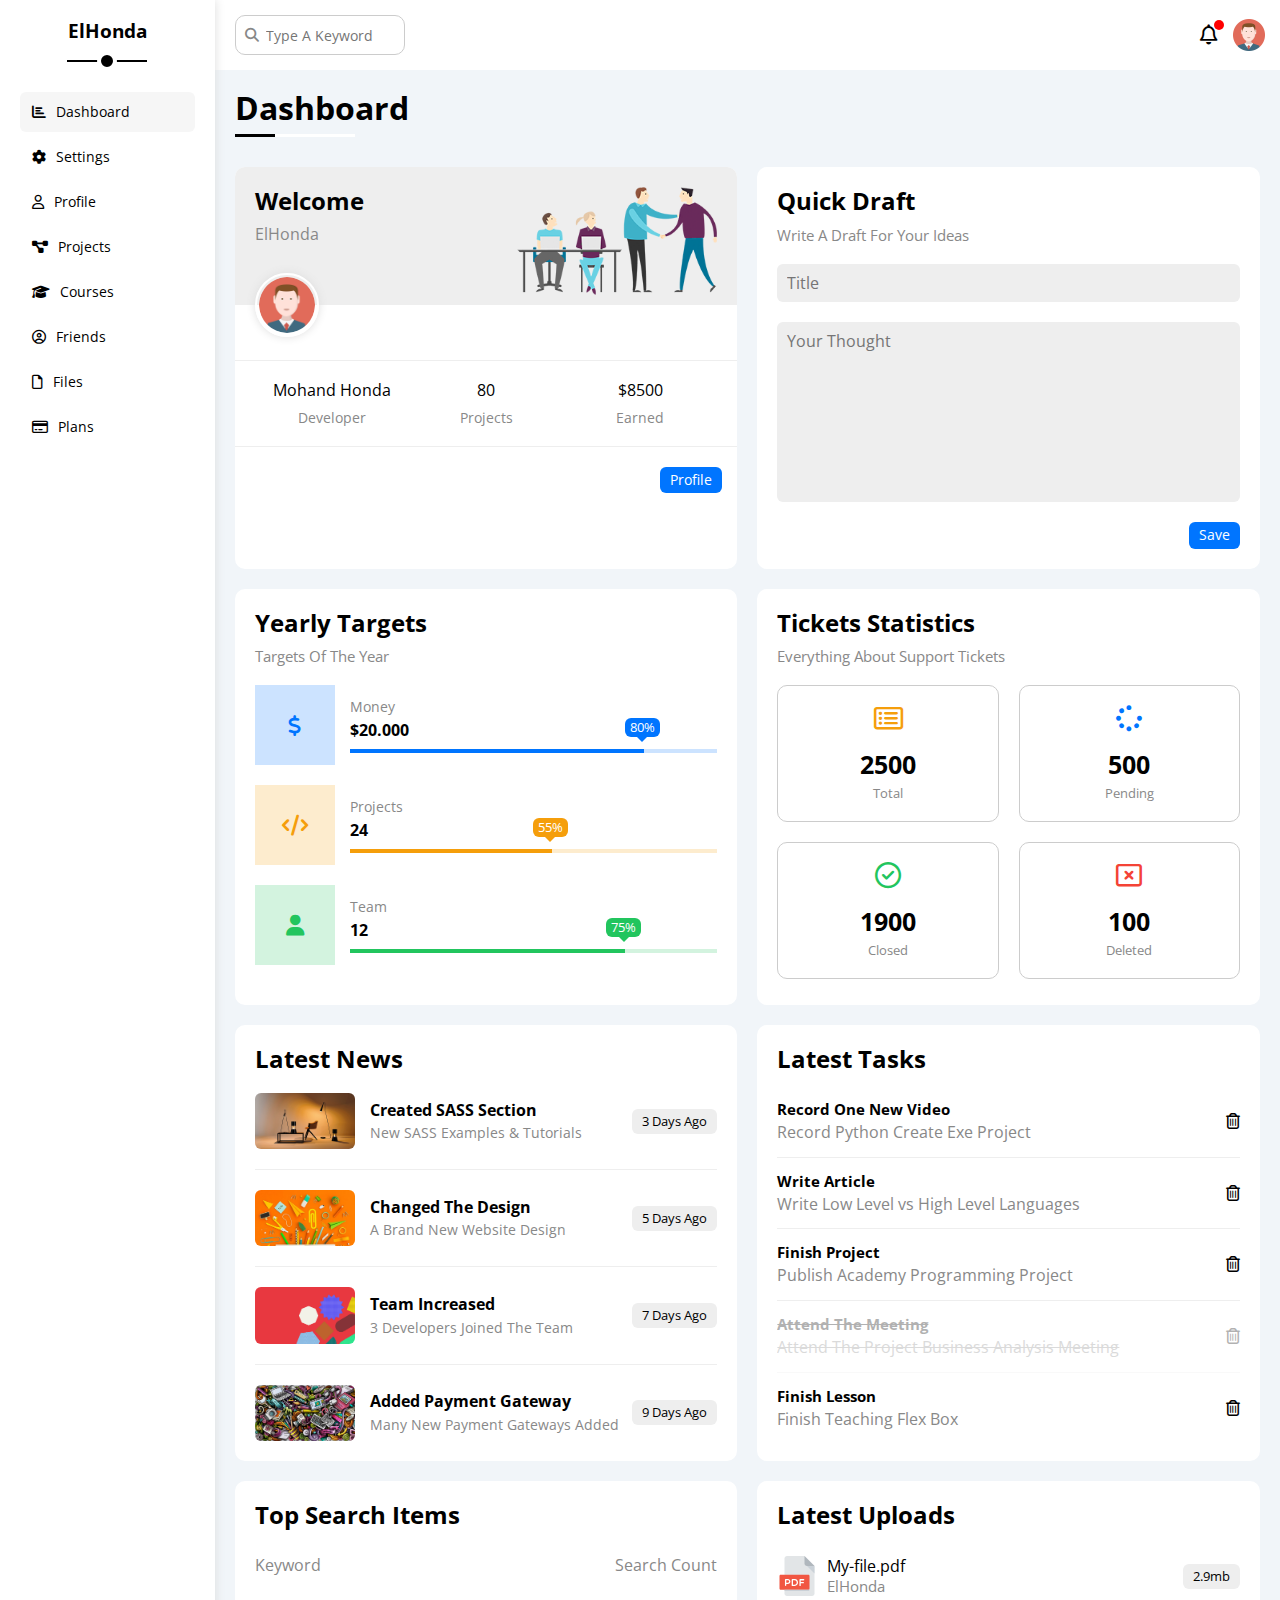
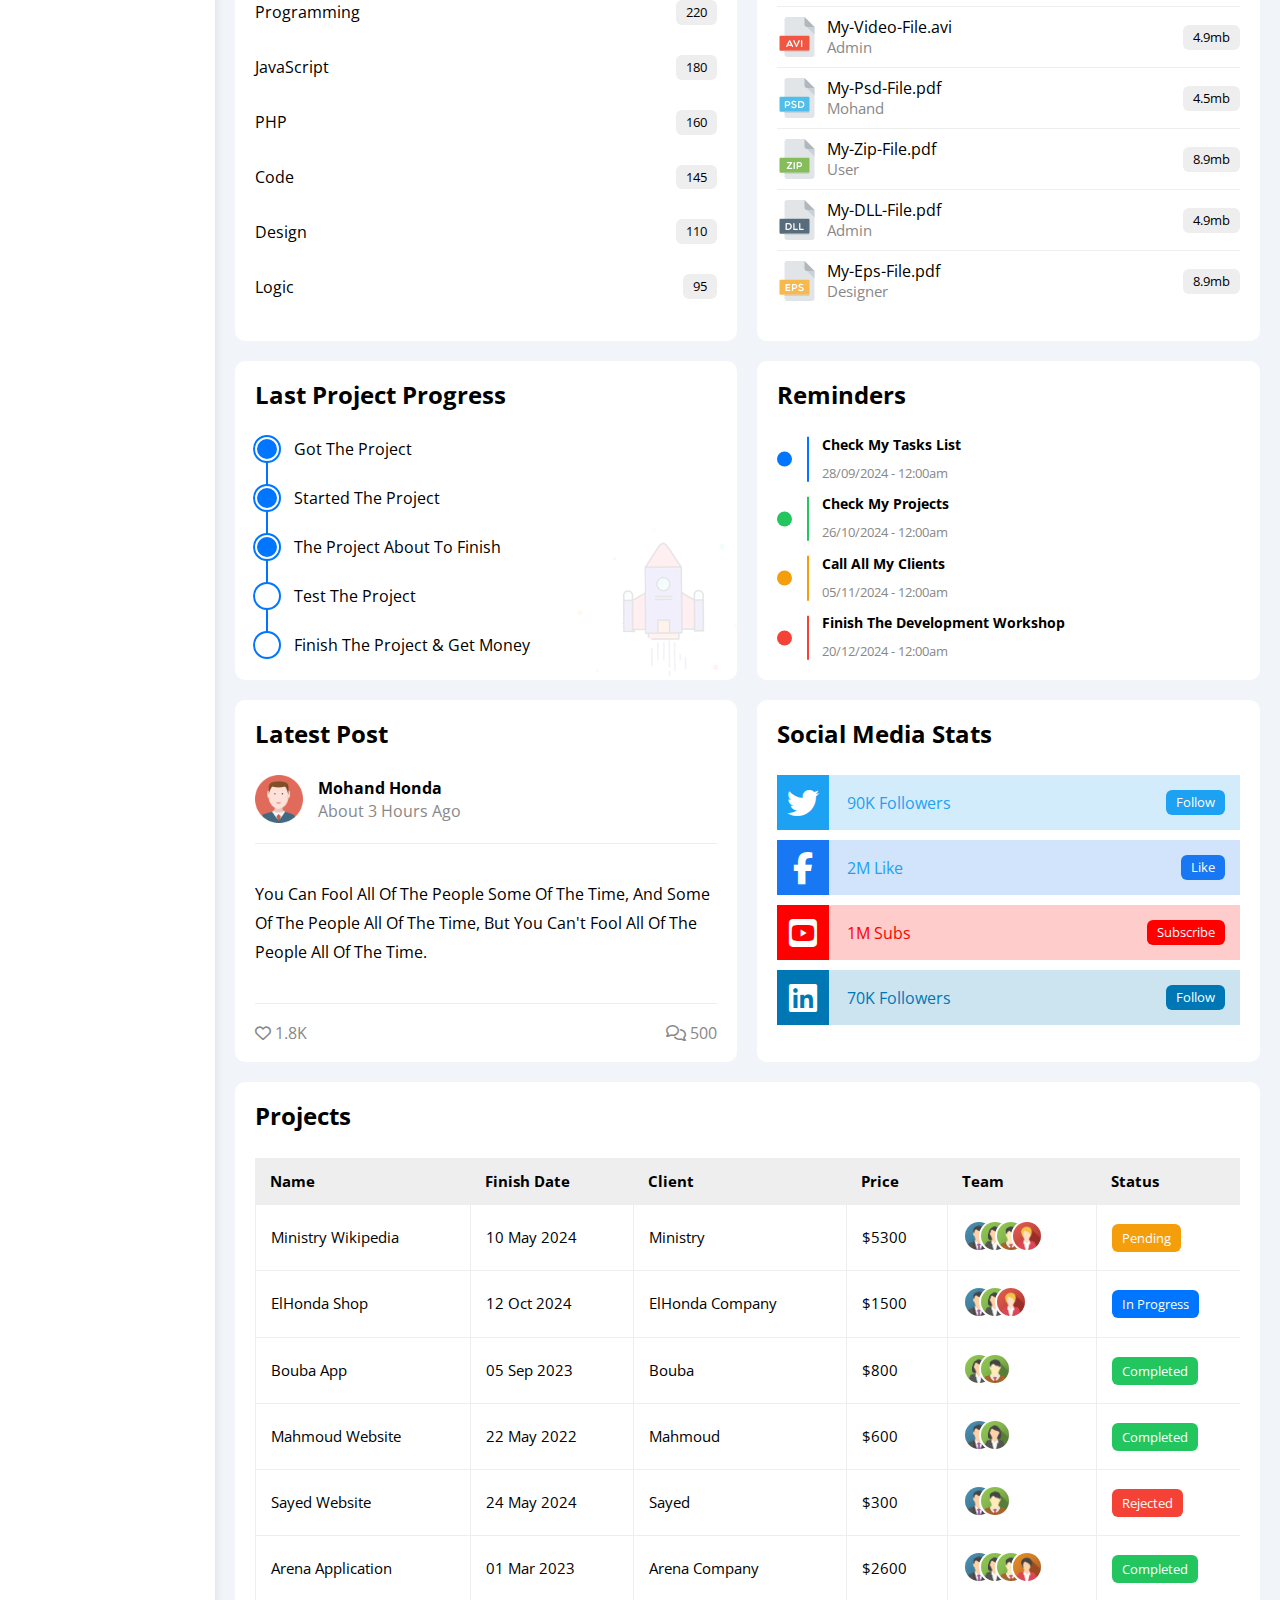
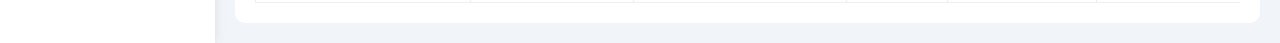
<file: index.html>
<!DOCTYPE html>
<html>
	<head>
		<title>ElHonda</title>
		<meta charset="UTF-8"/>
		<meta http-equiv="X-UA-Compatible" content="IE=edge"/>
		<meta name="viewport" content="width=device-width , initial-scale=1.0"/>
		<!-- render all elements normally -->
		<link rel="stylesheet" href="css/normalize.css"/>
		<!-- font awesome library -->
		<link rel="stylesheet" href="css/all.min.css"/>
		<!-- main template Css file -->
		<link rel="stylesheet" href="css/style.css"/>
		<!-- google fonts -->
		<link rel="preconnect" href="https://fonts.googleapis.com">
		<link rel="preconnect" href="https://fonts.gstatic.com" crossorigin="">
		<link href="https://fonts.googleapis.com/css2?family=Open+Sans:wght@300;500&amp;display=swap" rel="stylesheet">
	</head>
	<body>
		<div class="main-page">
			<!-- start sidebar-->
			<div class="sidebar">
				<h3>ElHonda</h3>
				<ul>
					<li>
						<a class="active" href="index.html">
							<i class="fa-solid fa-chart-bar"></i>
							<span>Dashboard</span>
						</a>
					</li>
					<li>
						<a href="setting.html">
							<i class="fa-solid fa-gear"></i>
							<span>Settings</span>
						</a>
					</li>
					<li>
						<a href="profile.html">
							<i class="fa-regular fa-user"></i>
							<span>Profile</span>
						</a>
					</li>
					<li>
						<a href="projects.html">
							<i class="fa-solid fa-diagram-project"></i>
							<span>Projects</span>
						</a>
					</li>
					<li>
						<a href="courses.html">
							<i class="fa-solid fa-graduation-cap"></i>
							<span>Courses</span>
						</a>
					</li>
					<li>
						<a href="friends.html">
							<i class="fa-regular fa-circle-user"></i>
							<span>Friends</span>
						</a>
					</li>
					<li>
						<a href="files.html">
							<i class="fa-regular fa-file"></i>
							<span>Files</span>
						</a>
					</li>
					<li>
						<a href="plans.html">
							<i class="fa-regular fa-credit-card"></i>
							<span>Plans</span>
						</a>
					</li>
				</ul>
			</div>
			<!-- end sidebar-->
			<div class="content">
			<!-- start content-->
				<!-- start head-->
				<div class="head">
					<div class="search-bar">
						<input type="search" placeholder="Type A Keyword">
					</div>
					<div class="icons">
						<span class="notification">
							<i class="fa-regular fa-bell"></i>
						</span>
						<img src="img/avatar.png" alt=""/>
					</div>
				</div>
				<!-- end head-->
				<h1>Dashboard</h1>
				<div class="wrapper">
				<!-- start welcome widget-->
					<div class="welcome">
						<div class="intro">
							<div>
								<h2>Welcome</h2>
								<p>ElHonda</p>
							</div>
							<img src="img/welcome.png" alt=""/>
						</div>
						<img class="avatar" src="img/avatar.png" alt=""/>
						<div class="body">
							<div>
								Mohand Honda
								<span>Developer</span>
							</div>
							<div>
								80
								<span>Projects</span>
							</div>
							<div>
								$8500
								<span>Earned</span>
							</div>
						</div>
						<a class="visit" href="#profile.html">Profile</a>
					</div>
				<!-- end welcome widget-->
				<!-- start Quick Draft widget-->
					<div class="quick-draft">
						<h2>Quick Draft</h2>
						<p>Write A Draft For Your Ideas</p>
						<form>
							<input type="text" placeholder="Title">
							<textarea placeholder="Your Thought"></textarea>
							<input type="submit" value="Save">
						</form>
					</div>
				<!-- end Quick Draft widget-->
				<!-- start Yearly Targets widget-->
				 	<div class="yearly-targets">
					<h2>Yearly Targets</h2>
					<p>Targets Of The Year</p>
					<div class="target-row blue">
						<div class="icon">
							<i class="fa-solid fa-dollar-sign"></i>
						</div>
						<div class="details">
							<span class="first">Money</span>
							<span class="second">$20.000</span>
							<div class="progress">
								<span class="blue-span" style="width: 80%;">
									<span class="blue">80%</span>
								</span>
							</div>
						</div>
					</div>
					<div class="target-row orange">
						<div class="icon">
							<i class="fa-solid fa-code"></i>
						</div>
						<div class="details">
							<span class="first">Projects</span>
							<span class="second">24</span>
							<div class="progress">
								<span class="orange-span" style="width: 55%;">
									<span class="orange">55%</span>
								</span>
							</div>
						</div>
					</div>
					<div class="target-row green">
						<div class="icon">
							<i class="fa-solid fa-user"></i>
						</div>
						<div class="details">
							<span class="first">Team</span>
							<span class="second">12</span>
							<div class="progress">
								<span class="green-span" style="width: 75%;">
									<span class="green">75%</span>
								</span>
							</div>
						</div>
					</div>
				 	</div>
				<!-- end Yearly Targets widget-->
				<!-- start Tickets Statistics widget-->
				 	<div class="tickets">
					<h2>Tickets Statistics</h2>
					<p>Everything About Support Tickets</p>
					<div class="boxes">
						<div class="box">
							<i class="fa-regular fa-rectangle-list"></i>
							<span>2500</span>
							Total
						</div>
						<div class="box">
							<i class="fa-solid fa-spinner"></i>
							<span>500</span>
							Pending
						</div>
						<div class="box">
							<i class="fa-regular fa-circle-check"></i>
							<span>1900</span>
							Closed
						</div>
						<div class="box">
							<i class="fa-regular fa-rectangle-xmark"></i>
							<span>100</span>
							Deleted
						</div>
					</div>
				 	</div>
				<!-- end Tickets Statistics widget-->
				<!-- start Latest News widget-->
				 	<div class="news">
					<h2>Latest News</h2>
					<div class="news-row">
						<img src="img/news-01.png" alt=""/>
						<div class="info">
							<h3>Created SASS Section</h3>
							<p>New SASS Examples & Tutorials</p>
						</div>
						<div class="label">
							3 Days Ago
						</div>
					</div>
					<div class="news-row">
						<img src="img/news-02.png" alt=""/>
						<div class="info">
							<h3>Changed The Design</h3>
							<p>A Brand New Website Design</p>
						</div>
						<div class="label">
							5 Days Ago
						</div>
					</div>
					<div class="news-row">
						<img src="img/news-03.png" alt=""/>
						<div class="info">
							<h3>Team Increased</h3>
							<p>3 Developers Joined The Team</p>
						</div>
						<div class="label">
							7 Days Ago
						</div>
					</div>
					<div class="news-row">
						<img src="img/news-04.png" alt=""/>
						<div class="info">
							<h3>Added Payment Gateway</h3>
							<p>Many New Payment Gateways Added</p>
						</div>
						<div class="label">
							9 Days Ago
						</div>
					</div>
				 	</div>
				<!-- end Latest News widget-->
				<!-- start Latest Tasks widget-->
				 	<div class="tasks">
					<h2>Latest Tasks</h2>
					<div class="tasks-row">
						<div class="info">
							<h3>Record One New Video</h3>
							<p>Record Python Create Exe Project</p>
						</div>
						<a href="#">
							<i class="fa-regular fa-trash-can"></i>
						</a>
					</div>
					<div class="tasks-row">
						<div class="info">
							<h3>Write Article</h3>
							<p>Write Low Level vs High Level Languages</p>
						</div>
						<a href="#">
							<i class="fa-regular fa-trash-can"></i>
						</a>
					</div>
					<div class="tasks-row">
						<div class="info">
							<h3>Finish Project</h3>
							<p>Publish Academy Programming Project</p>
						</div>
						<a href="#">
							<i class="fa-regular fa-trash-can"></i>
						</a>
					</div>
					<div class="tasks-row done">
						<div class="info">
							<h3>Attend The Meeting</h3>
							<p>Attend The Project Business Analysis Meeting</p>
						</div>
						<a href="#">
							<i class="fa-regular fa-trash-can"></i>
						</a>
					</div>
					<div class="tasks-row">
						<div class="info">
							<h3>Finish Lesson</h3>
							<p>Finish Teaching Flex Box</p>
						</div>
						<a href="#">
							<i class="fa-regular fa-trash-can"></i>
						</a>
					</div>
				 	</div>
				<!-- end Latest Tasks widget-->
				<!-- start Top Search Items widget-->
				 	<div class="search">
					<h2>Top Search Items</h2>
					<div class="items-head">
						<div>Keyword</div>
						<div>Search Count</div>
					</div>
					<div class="items">
						<span>Programming</span>
						<span>220</span>
					</div>
					<div class="items">
						<span>JavaScript</span>
						<span>180</span>
					</div>
					<div class="items">
						<span>PHP</span>
						<span>160</span>
					</div>
					<div class="items">
						<span>Code</span>
						<span>145</span>
					</div>
					<div class="items">
						<span>Design</span>
						<span>110</span>
					</div>
					<div class="items">
						<span>Logic</span>
						<span>95</span>
					</div>
				 	</div>
				<!-- end Top Search Items widget-->
				<!-- start Latest Uploads widget-->
				 	<div class="uploads">
					<h2>Latest Uploads</h2>
					<div class="uploads-row">
						<img src="img/pdf.svg">
						<div class="info">
							<span>My-file.pdf</span>
							<span>ElHonda</span>
						</div>
						<span>2.9mb</span>
					</div>
					<div class="uploads-row">
						<img src="img/avi.svg">
						<div class="info">
							<span>My-Video-File.avi</span>
							<span>Admin</span>
						</div>
						<span>4.9mb</span>
					</div>
					<div class="uploads-row">
						<img src="img/psd.svg">
						<div class="info">
							<span>My-Psd-File.pdf</span>
							<span>Mohand</span>
						</div>
						<span>4.5mb</span>
					</div>
					<div class="uploads-row">
						<img src="img/zip.svg">
						<div class="info">
							<span>My-Zip-File.pdf</span>
							<span>User</span>
						</div>
						<span>8.9mb</span>
					</div>
					<div class="uploads-row">
						<img src="img/dll.svg">
						<div class="info">
							<span>My-DLL-File.pdf</span>
							<span>Admin</span>
						</div>
						<span>4.9mb</span>
					</div>
					<div class="uploads-row">
						<img src="img/eps.svg">
						<div class="info">
							<span>My-Eps-File.pdf</span>
							<span>Designer</span>
						</div>
						<span>8.9mb</span>
					</div>
				 	</div>
				<!-- end Latest Uploads widget-->
				<!-- start Last Project Progress widget-->
				 	<div class="project">
					<h2>Last Project Progress</h2>
					<ul>
						<li class="done">Got The Project</li>
						<li class="done">Started The Project</li>
						<li class="done">The Project About To Finish</li>
						<li class="current">Test The Project</li>
						<li>Finish The Project & Get Money</li>
					</ul>
					<img src="img/project.png" alt=""/>
				 	</div>
				<!-- end Last Project Progress widget-->
				<!-- start Reminders widget-->
				 	<div class="reminders">
					<h2>Reminders</h2>
					<div class="reminders-row blue">
						<span>Check My Tasks List</span>
						<span>28/09/2024 - 12:00am</span>
					</div>
					<div class="reminders-row green">
						<span>Check My Projects</span>
						<span>26/10/2024 - 12:00am</span>
					</div>
					<div class="reminders-row orange">
						<span>Call All My Clients</span>
						<span>05/11/2024 - 12:00am</span>
					</div>
					<div class="reminders-row red">
						<span>Finish The Development Workshop</span>
						<span>20/12/2024 - 12:00am</span>
					</div>
				 	</div>
				<!-- end Reminders widget-->
				<!-- end Latest Post widget-->
				 	<div class="post">
					<h2>Latest Post</h2>
					<div class="head-post">
						<img src="img/avatar.png">
						<div class="info">
							<span>Mohand Honda</span>
							<span>About 3 Hours Ago</span>
						</div>
					</div>
					<div class="body-post">
						<p>You can fool all of the people some of the time, and some of the people all of the time, but you can't fool all of the people all of the time.</p>
					</div>
					<div class="footer-post">
						<div>
							<i class="fa-regular fa-heart"></i>
							<span>1.8K</span>
						</div>
						<div>
							<i class="fa-regular fa-comments"></i>
							<span>500</span>
						</div>
					</div>
				 	</div>
				<!-- end Latest Post widget-->
				<!-- start Social Media Stats widget-->
				 	<div class="social-media">
					<h2>Social Media Stats</h2>
					<div class="social-row twitter">
						<i class="fa-brands fa-twitter"></i>
						<span>90K Followers</span>
						<a href="#">Follow</a>
					</div>
					<div class="social-row facebook">
						<i class="fa-brands fa-facebook-f"></i>
						<span>2M Like</span>
						<a href="#">Like</a>
					</div>
					<div class="social-row youtube">
						<i class="fa-brands fa-square-youtube"></i>
						<span>1M Subs</span>
						<a href="#">Subscribe</a>
					</div>
					<div class="social-row linkedin">
						<i class="fa-brands fa-linkedin"></i>
						<span>70K Followers</span>
						<a href="#">Follow</a>
					</div>
				 	</div>
				<!-- end Social Media Stats widget-->
				</div>
				<!-- start footer-->
				<div class="footer">
					<h2>Projects</h2>
					<div class="responsive-table">
						<table>
							<thead>
								<tr>
									<td>Name</td>
									<td>Finish Date</td>
									<td>Client</td>
									<td>Price</td>
									<td>Team</td>
									<td>Status</td>
								</tr>
							</thead>
							<tbody>
								<tr>
									<td>Ministry Wikipedia</td>
									<td>10 May 2024</td>
									<td>Ministry</td>
									<td>$5300</td>
									<td>
										<img src="img/team-01.png" alt="">
										<img src="img/team-02.png" alt="">
										<img src="img/team-03.png" alt="">
										<img src="img/team-04.png" alt="">
									</td>
									<td>
										<span class="label orange">Pending</span>
									</td>
								</tr>
								<tr>
									<td>ElHonda Shop</td>
									<td>12 Oct 2024</td>
									<td>ElHonda Company</td>
									<td>$1500</td>
									<td>
									  <img src="img/team-01.png" alt="">
									  <img src="img/team-02.png" alt="">
									  <img src="img/team-04.png" alt="">
									</td>
									<td>
										<span class="label blue">In Progress</span>
									</td>
								</tr>
								<tr>
									<td>Bouba App</td>
									<td>05 Sep 2023</td>
									<td>Bouba</td>
									<td>$800</td>
									<td>
									  <img src="img/team-02.png" alt="">
									  <img src="img/team-03.png" alt="">
									</td>
									<td><span class="label green">Completed</span></td>
								</tr>
								<tr>
									<td>Mahmoud Website</td>
									<td>22 May 2022</td>
									<td>Mahmoud</td>
									<td>$600</td>
									<td>
									  <img src="img/team-01.png" alt="">
									  <img src="img/team-02.png" alt="">
									</td>
									<td><span class="label green">Completed</span></td>
								</tr>
								<tr>
									<td>Sayed Website</td>
									<td>24 May 2024</td>
									<td>Sayed</td>
									<td>$300</td>
									<td>
									  <img src="img/team-01.png" alt="">
									  <img src="img/team-03.png" alt="">
									</td>
									<td><span class="label red">Rejected</span></td>
								</tr>
								<tr>
									<td>Arena Application</td>
									<td>01 Mar 2023</td>
									<td>Arena Company</td>
									<td>$2600</td>
									<td>
									  <img src="img/team-01.png" alt="">
									  <img src="img/team-02.png" alt="">
									  <img src="img/team-03.png" alt="">
									  <img src="img/team-05.png" alt="">
									</td>
									<td><span class="label green">Completed</span></td>
								  </tr>
							</tbody>
						</table>
					</div>
				 </div>
				<!-- end footer -->
			</div>		
			<!-- end content -->
		</div>
	</body>
</file>
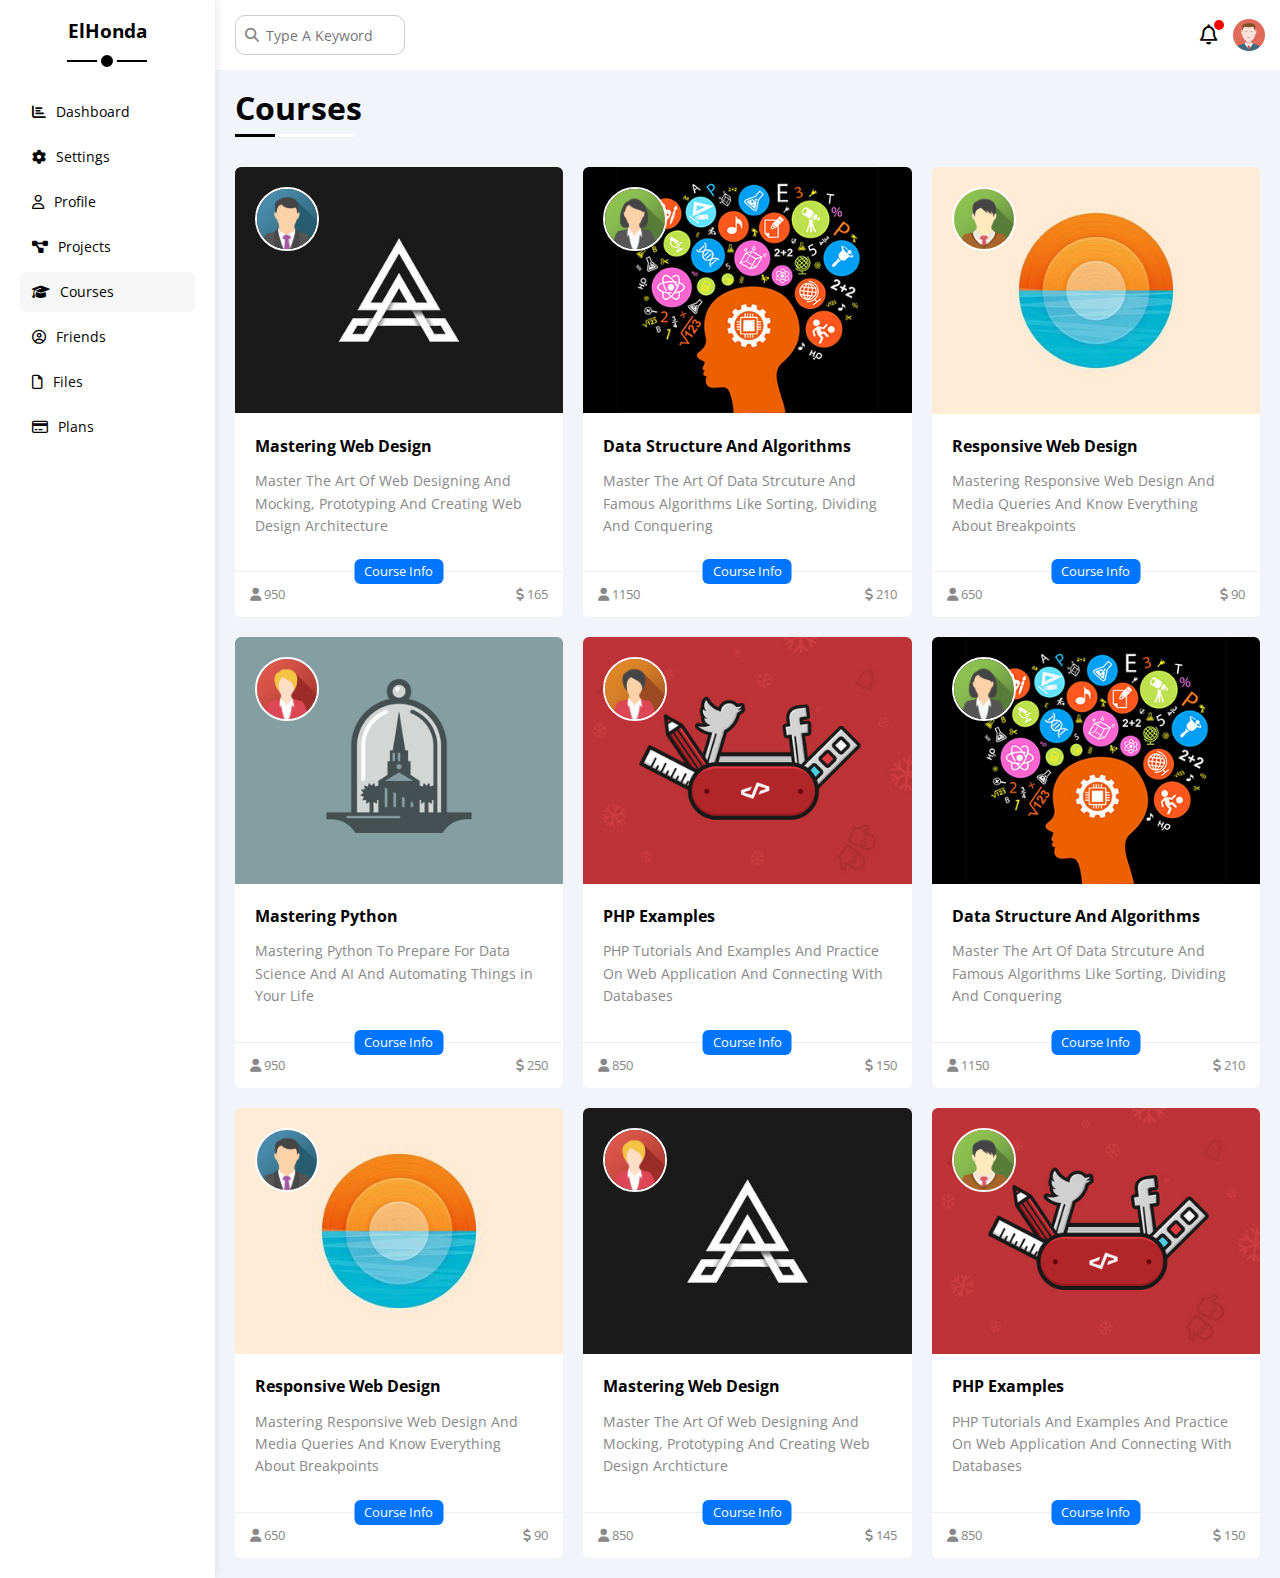
<file: courses.html>
<!DOCTYPE html>
<html>
	<head>
		<title>Courses</title>
		<meta charset="UTF-8"/>
		<meta http-equiv="X-UA-Compatible" content="IE=edge"/>
		<meta name="viewport" content="width=device-width , initial-scale=1.0"/>
		<!-- render all elements normally -->
		<link rel="stylesheet" href="css/normalize.css"/>
		<!-- font awesome library -->
		<link rel="stylesheet" href="css/all.min.css"/>
		<!-- main template Css file -->
		<link rel="stylesheet" href="css/style.css"/>
		<!-- google fonts -->
		<link rel="preconnect" href="https://fonts.googleapis.com">
		<link rel="preconnect" href="https://fonts.gstatic.com" crossorigin="">
		<link href="https://fonts.googleapis.com/css2?family=Open+Sans:wght@300;500&amp;display=swap" rel="stylesheet">
	</head>
    <body>
        <div class="main-page">
            <!-- start sidebar-->
			<div class="sidebar">
				<h3>ElHonda</h3>
				<ul>
					<li>
						<a href="index.html">
							<i class="fa-solid fa-chart-bar"></i>
							<span>Dashboard</span>
						</a>
					</li>
					<li>
						<a href="setting.html">
							<i class="fa-solid fa-gear"></i>
							<span>Settings</span>
						</a>
					</li>
					<li>
						<a href="profile.html">
							<i class="fa-regular fa-user"></i>
							<span>Profile</span>
						</a>
					</li>
					<li>
						<a href="projects.html">
							<i class="fa-solid fa-diagram-project"></i>
							<span>Projects</span>
						</a>
					</li>
					<li>
						<a class="active" href="courses.html">
							<i class="fa-solid fa-graduation-cap"></i>
							<span>Courses</span>
						</a>
					</li>
					<li>
						<a href="friends.html">
							<i class="fa-regular fa-circle-user"></i>
							<span>Friends</span>
						</a>
					</li>
					<li>
						<a href="files.html">
							<i class="fa-regular fa-file"></i>
							<span>Files</span>
						</a>
					</li>
					<li>
						<a href="plans.html">
							<i class="fa-regular fa-credit-card"></i>
							<span>Plans</span>
						</a>
					</li>
				</ul>
			</div>
			<!-- end sidebar-->
            <div class="content">
            <!-- start content-->
                <!-- start head-->
				<div class="head">
					<div class="search-bar">
						<input type="search" placeholder="Type A Keyword">
					</div>
					<div class="icons">
						<span class="notification">
							<i class="fa-regular fa-bell"></i>
						</span>
						<img src="img/avatar.png" alt=""/>
					</div>
				</div>
				<!-- end head-->
				<h1>Courses</h1>
				<div class="courses-page">
					<div class="course">
						<img class="cover" src="img/course-01.jpg" alt="">
						<img class="instructor" src="img/team-01.png" alt="">
						<div class="body">
							<h4>Mastering Web Design</h4>
							<p class="description">Master The Art Of Web Designing And Mocking, Prototyping And Creating Web Design Architecture</p>
						</div>
						<div class="info">
							<span class="title">Course Info</span>
							<span>
								<i class="fa-solid fa-user"></i>
								950
							</span>
							<span>
								<i class="fa-solid fa-dollar-sign"></i>
								165
							</span>
						</div>
					</div>
					<div class="course">
						<img class="cover" src="img/course-02.jpg" alt="">
						<img class="instructor" src="img/team-02.png" alt="">
						<div class="body">
							<h4>Data Structure And Algorithms</h4>
							<p class="description">Master The Art Of Data Strcuture And Famous Algorithms Like Sorting, Dividing And Conquering</p>
						</div>
						<div class="info">
							<span class="title">Course Info</span>
							<span>
								<i class="fa-solid fa-user"></i>
								1150
							</span>
							<span>
								<i class="fa-solid fa-dollar-sign"></i>
								210
							</span>
						</div>
					</div>
					<div class="course">
						<img class="cover" src="img/course-03.jpg" alt="">
						<img class="instructor" src="img/team-03.png" alt="">
						<div class="body">
							<h4>Responsive Web Design</h4>
							<p class="description">Mastering Responsive Web Design And Media Queries And Know Everything About Breakpoints</p>
						</div>
						<div class="info">
							<span class="title">Course Info</span>
							<span>
								<i class="fa-solid fa-user"></i>
								650
							</span>
							<span>
								<i class="fa-solid fa-dollar-sign"></i>
								90
							</span>
						</div>
					</div>
					<div class="course">
						<img class="cover" src="img/course-04.jpg" alt="">
						<img class="instructor" src="img/team-04.png" alt="">
						<div class="body">
							<h4>Mastering Python</h4>
							<p class="description">Mastering Python To Prepare For Data Science And AI And Automating Things in Your Life</p>
						</div>
						<div class="info">
							<span class="title">Course Info</span>
							<span>
								<i class="fa-solid fa-user"></i>
								950
							</span>
							<span>
								<i class="fa-solid fa-dollar-sign"></i>
								250
							</span>
						</div>
					</div>
					<div class="course">
						<img class="cover" src="img/course-05.jpg" alt="">
						<img class="instructor" src="img/team-05.png" alt="">
						<div class="body">
							<h4>PHP Examples</h4>
							<p class="description">PHP Tutorials And Examples And Practice On Web Application And Connecting With Databases</p>
						</div>
						<div class="info">
							<span class="title">Course Info</span>
							<span>
								<i class="fa-solid fa-user"></i>
								850
							</span>
							<span>
								<i class="fa-solid fa-dollar-sign"></i>
								150
							</span>
						</div>
					</div>
					<div class="course">
						<img class="cover" src="img/course-02.jpg" alt="">
						<img class="instructor" src="img/team-02.png" alt="">
						<div class="body">
							<h4>Data Structure And Algorithms</h4>
							<p class="description">Master The Art Of Data Strcuture And Famous Algorithms Like Sorting, Dividing And Conquering</p>
						</div>
						<div class="info">
							<span class="title">Course Info</span>
							<span>
								<i class="fa-solid fa-user"></i>
								1150
							</span>
							<span>
								<i class="fa-solid fa-dollar-sign"></i>
								210
							</span>
						</div>
					</div>
					<div class="course">
						<img class="cover" src="img/course-03.jpg" alt="">
						<img class="instructor" src="img/team-01.png" alt="">
						<div class="body">
							<h4>Responsive Web Design</h4>
							<p class="description">Mastering Responsive Web Design And Media Queries And Know Everything About Breakpoints</p>
						</div>
						<div class="info">
							<span class="title">Course Info</span>
							<span>
								<i class="fa-solid fa-user"></i>
								650
							</span>
							<span>
								<i class="fa-solid fa-dollar-sign"></i>
								90
							</span>
						</div>
					</div>
					<div class="course">
						<img class="cover" src="img/course-01.jpg" alt="">
						<img class="instructor" src="img/team-04.png" alt="">
						<div class="body">
							<h4>Mastering Web Design</h4>
							<p class="description">Master The Art Of Web Designing And Mocking, Prototyping And Creating Web Design Archticture</p>
						</div>
						<div class="info">
							<span class="title">Course Info</span>
							<span>
								<i class="fa-solid fa-user"></i>
								850
							</span>
							<span>
								<i class="fa-solid fa-dollar-sign"></i>
								145
							</span>
						</div>
					</div>
					<div class="course">
						<img class="cover" src="img/course-05.jpg" alt="">
						<img class="instructor" src="img/team-03.png" alt="">
						<div class="body">
							<h4>PHP Examples</h4>
							<p class="description">PHP Tutorials And Examples And Practice On Web Application And Connecting With Databases</p>
						</div>
						<div class="info">
							<span class="title">Course Info</span>
							<span>
								<i class="fa-solid fa-user"></i>
								850
							</span>
							<span>
								<i class="fa-solid fa-dollar-sign"></i>
								150
							</span>
						</div>
					</div>
				</div>
            <!-- end content-->
            </div>
        </div>
    </body>
</file>
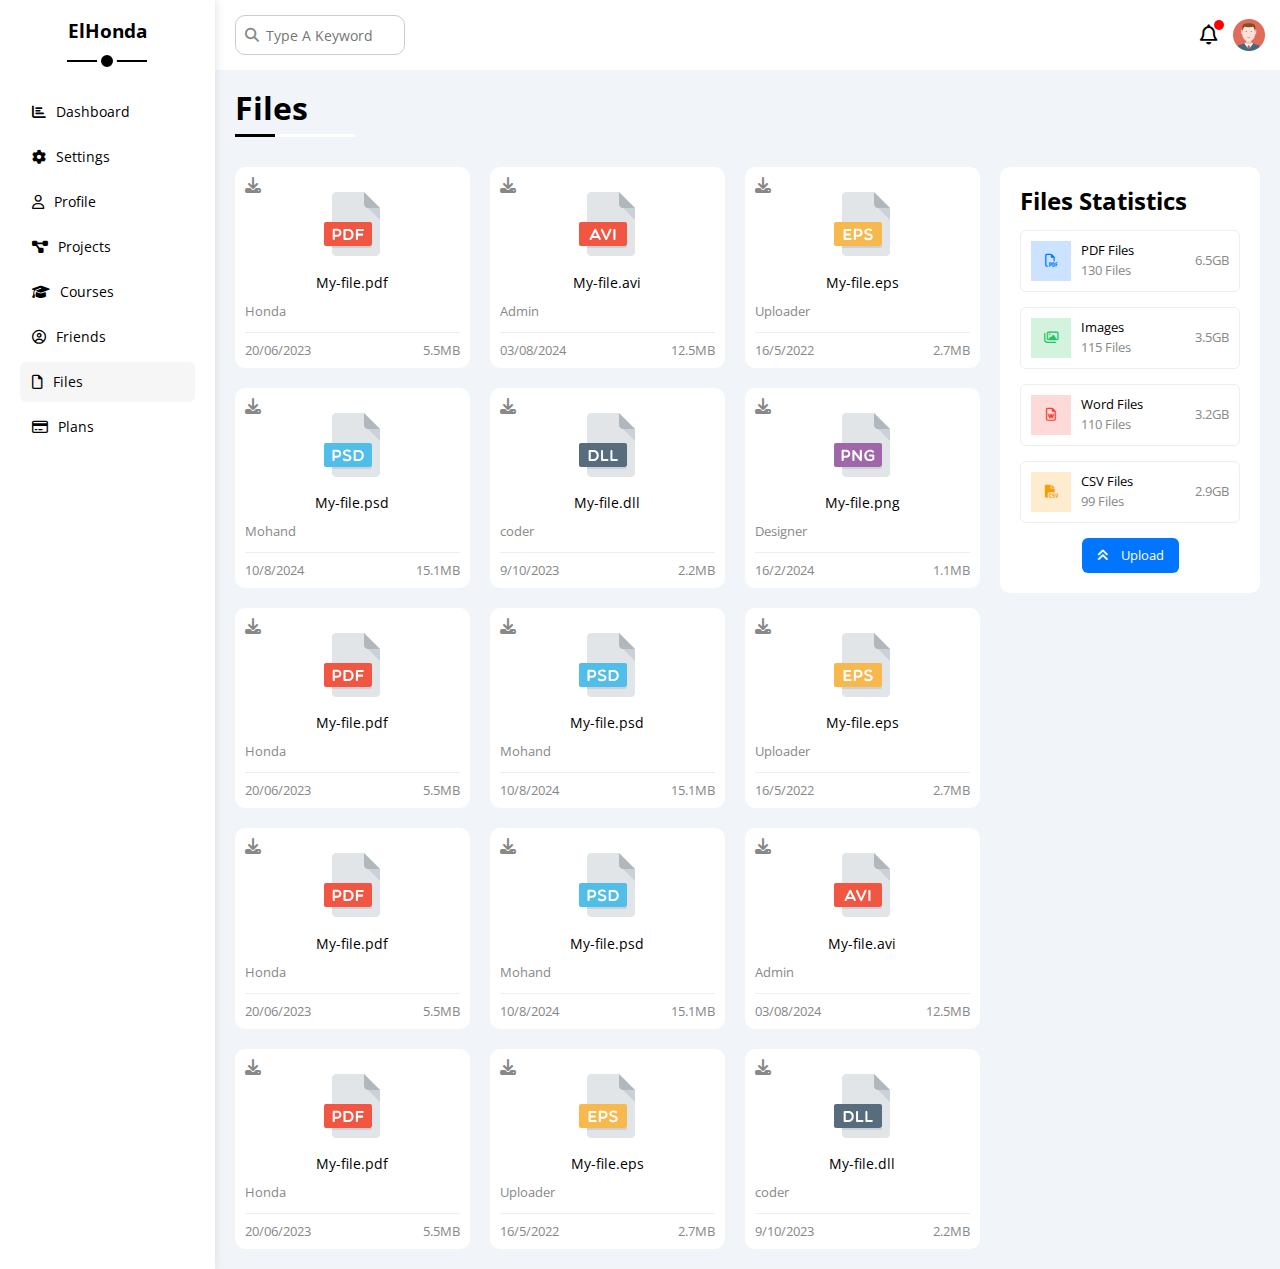
<file: files.html>
<!DOCTYPE html>
<html>
	<head>
		<title>Files</title>
		<meta charset="UTF-8"/>
		<meta http-equiv="X-UA-Compatible" content="IE=edge"/>
		<meta name="viewport" content="width=device-width , initial-scale=1.0"/>
		<!-- render all elements normally -->
		<link rel="stylesheet" href="css/normalize.css"/>
		<!-- font awesome library -->
		<link rel="stylesheet" href="css/all.min.css"/>
		<!-- main template Css file -->
		<link rel="stylesheet" href="css/style.css"/>
		<!-- google fonts -->
		<link rel="preconnect" href="https://fonts.googleapis.com">
		<link rel="preconnect" href="https://fonts.gstatic.com" crossorigin="">
		<link href="https://fonts.googleapis.com/css2?family=Open+Sans:wght@300;500&amp;display=swap" rel="stylesheet">
	</head>
    <body>
        <div class="main-page">
            <!-- start sidebar-->
			<div class="sidebar">
				<h3>ElHonda</h3>
				<ul>
					<li>
						<a href="index.html">
							<i class="fa-solid fa-chart-bar"></i>
							<span>Dashboard</span>
						</a>
					</li>
					<li>
						<a href="setting.html">
							<i class="fa-solid fa-gear"></i>
							<span>Settings</span>
						</a>
					</li>
					<li>
						<a href="profile.html">
							<i class="fa-regular fa-user"></i>
							<span>Profile</span>
						</a>
					</li>
					<li>
						<a href="projects.html">
							<i class="fa-solid fa-diagram-project"></i>
							<span>Projects</span>
						</a>
					</li>
					<li>
						<a href="courses.html">
							<i class="fa-solid fa-graduation-cap"></i>
							<span>Courses</span>
						</a>
					</li>
					<li>
						<a href="friends.html">
							<i class="fa-regular fa-circle-user"></i>
							<span>Friends</span>
						</a>
					</li>
					<li>
						<a class="active" href="files.html">
							<i class="fa-regular fa-file"></i>
							<span>Files</span>
						</a>
					</li>
					<li>
						<a href="plans.html">
							<i class="fa-regular fa-credit-card"></i>
							<span>Plans</span>
						</a>
					</li>
				</ul>
			</div>
			<!-- end sidebar-->
            <div class="content">
            <!-- start content-->
                <!-- start head-->
				<div class="head">
					<div class="search-bar">
						<input type="search" placeholder="Type A Keyword">
					</div>
					<div class="icons">
						<span class="notification">
							<i class="fa-regular fa-bell"></i>
						</span>
						<img src="img/avatar.png" alt=""/>
					</div>
				</div>
				<!-- end head-->
				<h1>Files</h1>
				<div class="files-page">
					<!-- start files-stats-->
					<div class="files-stats">
						<h2>Files Statistics</h2>
						<div>
							<i class="fa-regular fa-file-pdf icon blue"></i>
							<div class="info">
								<span>PDF Files</span>
								<span class="number">130 Files	</span>
							</div>
							<div class="size">6.5GB</div>
						</div>
						<div>
							<i class="fa-regular fa-images icon green"></i>
							<div class="info">
								<span>Images</span>
								<span class="number">115 Files</span>
							</div>
							<div class="size">3.5GB</div>
						</div>
						<div>
							<i class="fa-regular fa-file-word icon red"></i>
							<div class="info">
								<span>Word Files</span>
								<span class="number">110 Files</span>
							</div>
							<div class="size">3.2GB</div>
						</div>
						<div>
							<i class="fa-solid fa-file-csv icon orange"></i>
							<div class="info">
								<span>CSV Files</span>
								<span class="number">99 Files</span>
							</div>
							<div class="size">2.9GB</div>
						</div>
						<a class="upload" href="#">
							<i class="fa-solid fa-angles-up"></i>
							Upload
						</a>
					</div>
					<!-- end files-stats-->
					<!-- start files-content-->
					 <div class="files-content">
						<div class="file">
							<i class="fa-solid fa-download"></i>
							<div class="icon">
								<img src="img/pdf.svg">
							</div>
							<div class="txt">My-file.pdf</div>
							<p>Honda</p>
							<div class="info">
								<span>20/06/2023</span>
								<span>5.5MB</span>
							</div>
						</div>
						<div class="file">
							<i class="fa-solid fa-download"></i>
							<div class="icon">
								<img src="img/avi.svg">
							</div>
							<div class="txt">My-file.avi</div>
							<p>Admin</p>
							<div class="info">
								<span>03/08/2024</span>
								<span>12.5MB</span>
							</div>
						</div>
						<div class="file">
							<i class="fa-solid fa-download"></i>
							<div class="icon">
								<img src="img/eps.svg">
							</div>
							<div class="txt">My-file.eps</div>
							<p>Uploader</p>
							<div class="info">
								<span>16/5/2022</span>
								<span>2.7MB</span>
							</div>
						</div>
						<div class="file">
							<i class="fa-solid fa-download"></i>
							<div class="icon">
								<img src="img/psd.svg">
							</div>
							<div class="txt">My-file.psd</div>
							<p>Mohand</p>
							<div class="info">
								<span>10/8/2024</span>
								<span>15.1MB</span>
							</div>
						</div>
						<div class="file">
							<i class="fa-solid fa-download"></i>
							<div class="icon">
								<img src="img/dll.svg">
							</div>
							<div class="txt">My-file.dll</div>
							<p>coder</p>
							<div class="info">
								<span>9/10/2023</span>
								<span>2.2MB</span>
							</div>
						</div>
						<div class="file">
							<i class="fa-solid fa-download"></i>
							<div class="icon">
								<img src="img/png.svg">
							</div>
							<div class="txt">My-file.png</div>
							<p>Designer</p>
							<div class="info">
								<span>16/2/2024</span>
								<span>1.1MB</span>
							</div>
						</div>
						<div class="file">
							<i class="fa-solid fa-download"></i>
							<div class="icon">
								<img src="img/pdf.svg">
							</div>
							<div class="txt">My-file.pdf</div>
							<p>Honda</p>
							<div class="info">
								<span>20/06/2023</span>
								<span>5.5MB</span>
							</div>
						</div>
						<div class="file">
							<i class="fa-solid fa-download"></i>
							<div class="icon">
								<img src="img/psd.svg">
							</div>
							<div class="txt">My-file.psd</div>
							<p>Mohand</p>
							<div class="info">
								<span>10/8/2024</span>
								<span>15.1MB</span>
							</div>
						</div>
						<div class="file">
							<i class="fa-solid fa-download"></i>
							<div class="icon">
								<img src="img/eps.svg">
							</div>
							<div class="txt">My-file.eps</div>
							<p>Uploader</p>
							<div class="info">
								<span>16/5/2022</span>
								<span>2.7MB</span>
							</div>
						</div>
						<div class="file">
							<i class="fa-solid fa-download"></i>
							<div class="icon">
								<img src="img/pdf.svg">
							</div>
							<div class="txt">My-file.pdf</div>
							<p>Honda</p>
							<div class="info">
								<span>20/06/2023</span>
								<span>5.5MB</span>
							</div>
						</div>
						<div class="file">
							<i class="fa-solid fa-download"></i>
							<div class="icon">
								<img src="img/psd.svg">
							</div>
							<div class="txt">My-file.psd</div>
							<p>Mohand</p>
							<div class="info">
								<span>10/8/2024</span>
								<span>15.1MB</span>
							</div>
						</div>
						<div class="file">
							<i class="fa-solid fa-download"></i>
							<div class="icon">
								<img src="img/avi.svg">
							</div>
							<div class="txt">My-file.avi</div>
							<p>Admin</p>
							<div class="info">
								<span>03/08/2024</span>
								<span>12.5MB</span>
							</div>
						</div>
						<div class="file">
							<i class="fa-solid fa-download"></i>
							<div class="icon">
								<img src="img/pdf.svg">
							</div>
							<div class="txt">My-file.pdf</div>
							<p>Honda</p>
							<div class="info">
								<span>20/06/2023</span>
								<span>5.5MB</span>
							</div>
						</div>
						<div class="file">
							<i class="fa-solid fa-download"></i>
							<div class="icon">
								<img src="img/eps.svg">
							</div>
							<div class="txt">My-file.eps</div>
							<p>Uploader</p>
							<div class="info">
								<span>16/5/2022</span>
								<span>2.7MB</span>
							</div>
						</div>
						<div class="file">
							<i class="fa-solid fa-download"></i>
							<div class="icon">
								<img src="img/dll.svg">
							</div>
							<div class="txt">My-file.dll</div>
							<p>coder</p>
							<div class="info">
								<span>9/10/2023</span>
								<span>2.2MB</span>
							</div>
						</div>
					 </div>
					<!-- end files-content-->
				</div>
            <!-- end content-->
            </div>
        </div>
    </body>
</file>
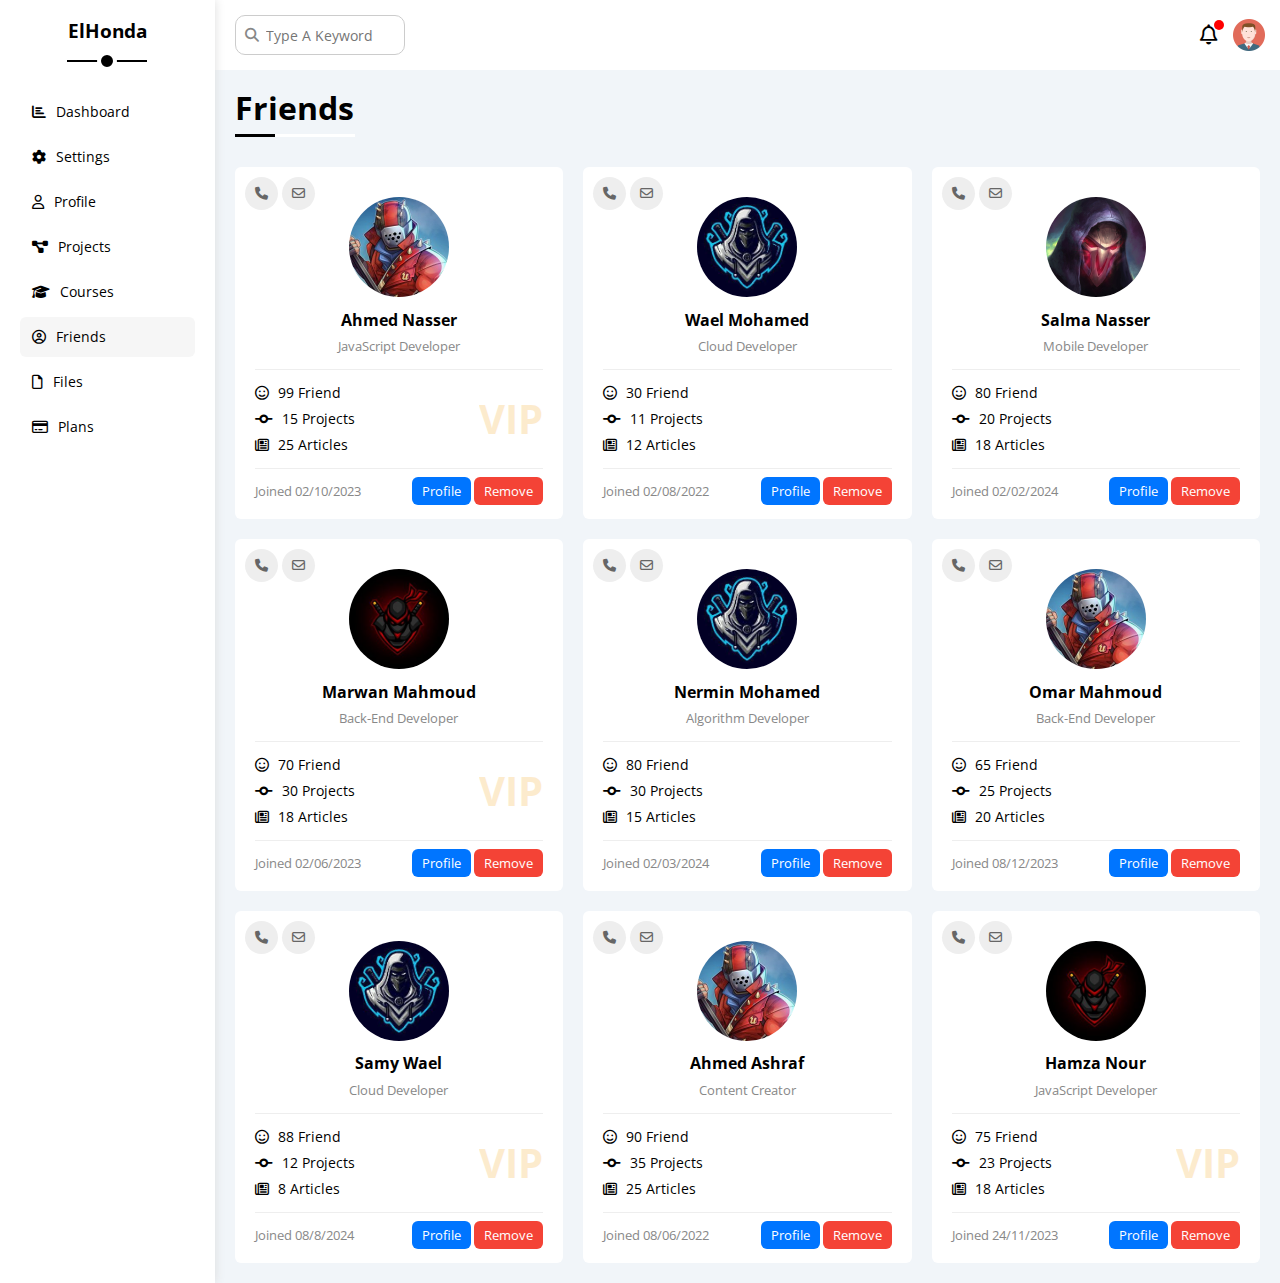
<file: friends.html>
<!DOCTYPE html>
<html>
	<head>
		<title>Friends</title>
		<meta charset="UTF-8"/>
		<meta http-equiv="X-UA-Compatible" content="IE=edge"/>
		<meta name="viewport" content="width=device-width , initial-scale=1.0"/>
		<!-- render all elements normally -->
		<link rel="stylesheet" href="css/normalize.css"/>
		<!-- font awesome library -->
		<link rel="stylesheet" href="css/all.min.css"/>
		<!-- main template Css file -->
		<link rel="stylesheet" href="css/style.css"/>
		<!-- google fonts -->
		<link rel="preconnect" href="https://fonts.googleapis.com">
		<link rel="preconnect" href="https://fonts.gstatic.com" crossorigin="">
		<link href="https://fonts.googleapis.com/css2?family=Open+Sans:wght@300;500&amp;display=swap" rel="stylesheet">
	</head>
    <body>
        <div class="main-page">
            <!-- start sidebar-->
			<div class="sidebar">
				<h3>ElHonda</h3>
				<ul>
					<li>
						<a href="index.html">
							<i class="fa-solid fa-chart-bar"></i>
							<span>Dashboard</span>
						</a>
					</li>
					<li>
						<a href="setting.html">
							<i class="fa-solid fa-gear"></i>
							<span>Settings</span>
						</a>
					</li>
					<li>
						<a href="profile.html">
							<i class="fa-regular fa-user"></i>
							<span>Profile</span>
						</a>
					</li>
					<li>
						<a href="projects.html">
							<i class="fa-solid fa-diagram-project"></i>
							<span>Projects</span>
						</a>
					</li>
					<li>
						<a href="courses.html">
							<i class="fa-solid fa-graduation-cap"></i>
							<span>Courses</span>
						</a>
					</li>
					<li>
						<a class="active" href="friends.html">
							<i class="fa-regular fa-circle-user"></i>
							<span>Friends</span>
						</a>
					</li>
					<li>
						<a href="files.html">
							<i class="fa-regular fa-file"></i>
							<span>Files</span>
						</a>
					</li>
					<li>
						<a href="plans.html">
							<i class="fa-regular fa-credit-card"></i>
							<span>Plans</span>
						</a>
					</li>
				</ul>
			</div>
			<!-- end sidebar-->
            <div class="content">
            <!-- start content-->
                <!-- start head-->
				<div class="head">
					<div class="search-bar">
						<input type="search" placeholder="Type A Keyword">
					</div>
					<div class="icons">
						<span class="notification">
							<i class="fa-regular fa-bell"></i>
						</span>
						<img src="img/avatar.png" alt=""/>
					</div>
				</div>
				<!-- end head-->
				<h1>Friends</h1>
				<div class="friends-page">
					<div class="friend">
						<div class="contact">
							<i class="fa-solid fa-phone"></i>
							<i class="fa-regular fa-envelope"></i>
						</div>
						<div class="friend-head">
							<img src="img/friend-01.jpg">
							<h4>Ahmed Nasser</h4>
							<p>JavaScript Developer</p>
						</div>
						<div class="icons">
							<div>
								<i class="fa-regular fa-face-smile"></i>
								<span>99 Friend</span>
							</div>
							<div>
								<i class="fa-solid fa-code-commit"></i>
								<span>15 Projects</span>
							</div>
							<div>
								<i class="fa-regular fa-newspaper"></i>
								<span>25 Articles</span>
							</div>
							<span class="vip">VIP</span>
						</div>
						<div class="info">
							<span>Joined 02/10/2023</span>
							<div>
								<a class="blue" href="profile.html">Profile</a>
								<a class="red" href="#">Remove</a>
							</div>
						</div>
					</div>
					<div class="friend">
						<div class="contact">
							<i class="fa-solid fa-phone"></i>
							<i class="fa-regular fa-envelope"></i>
						</div>
						<div class="friend-head">
							<img src="img/friend-02.jpg">
							<h4>Wael Mohamed</h4>
							<p>Cloud Developer</p>
						</div>
						<div class="icons">
							<div>
								<i class="fa-regular fa-face-smile"></i>
								<span>30 Friend</span>
							</div>
							<div>
								<i class="fa-solid fa-code-commit"></i>
								<span>11 Projects</span>
							</div>
							<div>
								<i class="fa-regular fa-newspaper"></i>
								<span>12 Articles</span>
							</div>
						</div>
						<div class="info">
							<span>Joined 02/08/2022</span>
							<div>
								<a class="blue" href="profile.html">Profile</a>
								<a class="red" href="#">Remove</a>
							</div>
						</div>
					</div>
					<div class="friend">
						<div class="contact">
							<i class="fa-solid fa-phone"></i>
							<i class="fa-regular fa-envelope"></i>
						</div>
						<div class="friend-head">
							<img src="img/friend-03.jpg">
							<h4>Salma Nasser</h4>
							<p>Mobile Developer</p>
						</div>
						<div class="icons">
							<div>
								<i class="fa-regular fa-face-smile"></i>
								<span>80 Friend</span>
							</div>
							<div>
								<i class="fa-solid fa-code-commit"></i>
								<span>20 Projects</span>
							</div>
							<div>
								<i class="fa-regular fa-newspaper"></i>
								<span>18 Articles</span>
							</div>
						</div>
						<div class="info">
							<span>Joined 02/02/2024</span>
							<div>
								<a class="blue" href="profile.html">Profile</a>
								<a class="red" href="#">Remove</a>
							</div>
						</div>
					</div>
					<div class="friend">
						<div class="contact">
							<i class="fa-solid fa-phone"></i>
							<i class="fa-regular fa-envelope"></i>
						</div>
						<div class="friend-head">
							<img src="img/friend-04.jpg">
							<h4>Marwan Mahmoud</h4>
							<p>Back-End Developer</p>
						</div>
						<div class="icons">
							<div>
								<i class="fa-regular fa-face-smile"></i>
								<span>70 Friend</span>
							</div>
							<div>
								<i class="fa-solid fa-code-commit"></i>
								<span>30 Projects</span>
							</div>
							<div>
								<i class="fa-regular fa-newspaper"></i>
								<span>18 Articles</span>
							</div>
							<span class="vip">VIP</span>
						</div>
						<div class="info">
							<span>Joined 02/06/2023</span>
							<div>
								<a class="blue" href="profile.html">Profile</a>
								<a class="red" href="#">Remove</a>
							</div>
						</div>
					</div>
					<div class="friend">
						<div class="contact">
							<i class="fa-solid fa-phone"></i>
							<i class="fa-regular fa-envelope"></i>
						</div>
						<div class="friend-head">
							<img src="img/friend-02.jpg">
							<h4>Nermin Mohamed</h4>
							<p>Algorithm Developer</p>
						</div>
						<div class="icons">
							<div>
								<i class="fa-regular fa-face-smile"></i>
								<span>80 Friend</span>
							</div>
							<div>
								<i class="fa-solid fa-code-commit"></i>
								<span>30 Projects</span>
							</div>
							<div>
								<i class="fa-regular fa-newspaper"></i>
								<span>15 Articles</span>
							</div>
						</div>
						<div class="info">
							<span>Joined 02/03/2024</span>
							<div>
								<a class="blue" href="profile.html">Profile</a>
								<a class="red" href="#">Remove</a>
							</div>
						</div>
					</div>
					<div class="friend">
						<div class="contact">
							<i class="fa-solid fa-phone"></i>
							<i class="fa-regular fa-envelope"></i>
						</div>
						<div class="friend-head">
							<img src="img/friend-01.jpg">
							<h4>Omar Mahmoud</h4>
							<p>Back-End Developer</p>
						</div>
						<div class="icons">
							<div>
								<i class="fa-regular fa-face-smile"></i>
								<span>65 Friend</span>
							</div>
							<div>
								<i class="fa-solid fa-code-commit"></i>
								<span>25 Projects</span>
							</div>
							<div>
								<i class="fa-regular fa-newspaper"></i>
								<span>20 Articles</span>
							</div>
						</div>
						<div class="info">
							<span>Joined 08/12/2023</span>
							<div>
								<a class="blue" href="profile.html">Profile</a>
								<a class="red" href="#">Remove</a>
							</div>
						</div>
					</div>
					<div class="friend">
						<div class="contact">
							<i class="fa-solid fa-phone"></i>
							<i class="fa-regular fa-envelope"></i>
						</div>
						<div class="friend-head">
							<img src="img/friend-02.jpg">
							<h4>Samy Wael</h4>
							<p>Cloud Developer</p>
						</div>
						<div class="icons">
							<div>
								<i class="fa-regular fa-face-smile"></i>
								<span>88 Friend</span>
							</div>
							<div>
								<i class="fa-solid fa-code-commit"></i>
								<span>12 Projects</span>
							</div>
							<div>
								<i class="fa-regular fa-newspaper"></i>
								<span>8 Articles</span>
							</div>
							<span class="vip">VIP</span>
						</div>
						<div class="info">
							<span>Joined 08/8/2024</span>
							<div>
								<a class="blue" href="profile.html">Profile</a>
								<a class="red" href="#">Remove</a>
							</div>
						</div>
					</div>
					<div class="friend">
						<div class="contact">
							<i class="fa-solid fa-phone"></i>
							<i class="fa-regular fa-envelope"></i>
						</div>
						<div class="friend-head">
							<img src="img/friend-01.jpg">
							<h4>Ahmed Ashraf</h4>
							<p>Content Creator</p>
						</div>
						<div class="icons">
							<div>
								<i class="fa-regular fa-face-smile"></i>
								<span>90 Friend</span>
							</div>
							<div>
								<i class="fa-solid fa-code-commit"></i>
								<span>35 Projects</span>
							</div>
							<div>
								<i class="fa-regular fa-newspaper"></i>
								<span>25 Articles</span>
							</div>
						</div>
						<div class="info">
							<span>Joined 08/06/2022</span>
							<div>
								<a class="blue" href="profile.html">Profile</a>
								<a class="red" href="#">Remove</a>
							</div>
						</div>
					</div>
					<div class="friend">
						<div class="contact">
							<i class="fa-solid fa-phone"></i>
							<i class="fa-regular fa-envelope"></i>
						</div>
						<div class="friend-head">
							<img src="img/friend-04.jpg">
							<h4>Hamza Nour</h4>
							<p>JavaScript Developer</p>
						</div>
						<div class="icons">
							<div>
								<i class="fa-regular fa-face-smile"></i>
								<span>75 Friend</span>
							</div>
							<div>
								<i class="fa-solid fa-code-commit"></i>
								<span>23 Projects</span>
							</div>
							<div>
								<i class="fa-regular fa-newspaper"></i>
								<span>18 Articles</span>
							</div>
							<span class="vip">VIP</span>
						</div>
						<div class="info">
							<span>Joined 24/11/2023</span>
							<div>
								<a class="blue" href="profile.html">Profile</a>
								<a class="red" href="#">Remove</a>
							</div>
						</div>
					</div>
				</div>
            <!-- end content-->
            </div>
        </div>
    </body>
</file>
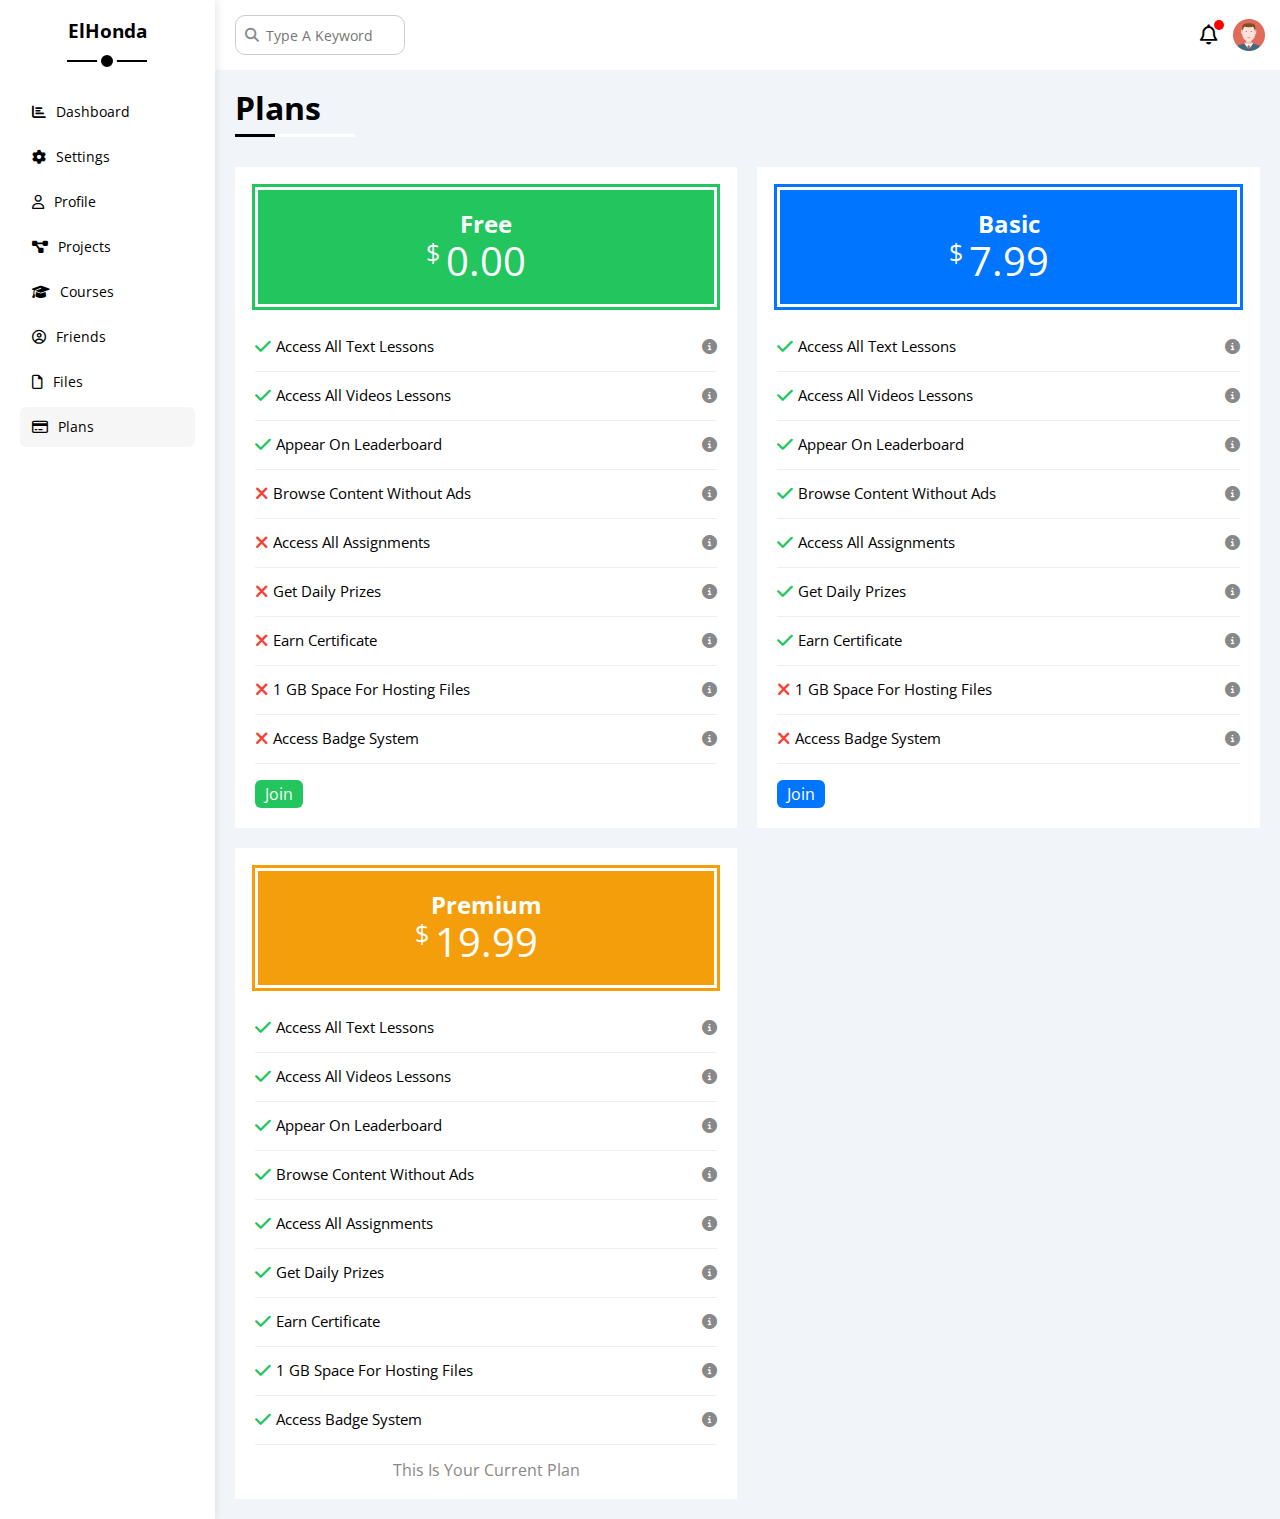
<file: plans.html>
<!DOCTYPE html>
<html>
	<head>
		<title>Plans</title>
		<meta charset="UTF-8"/>
		<meta http-equiv="X-UA-Compatible" content="IE=edge"/>
		<meta name="viewport" content="width=device-width , initial-scale=1.0"/>
		<!-- render all elements normally -->
		<link rel="stylesheet" href="css/normalize.css"/>
		<!-- font awesome library -->
		<link rel="stylesheet" href="css/all.min.css"/>
		<!-- main template Css file -->
		<link rel="stylesheet" href="css/style.css"/>
		<!-- google fonts -->
		<link rel="preconnect" href="https://fonts.googleapis.com">
		<link rel="preconnect" href="https://fonts.gstatic.com" crossorigin="">
		<link href="https://fonts.googleapis.com/css2?family=Open+Sans:wght@300;500&amp;display=swap" rel="stylesheet">
	</head>
    <body>
        <div class="main-page">
            <!-- start sidebar-->
			<div class="sidebar">
				<h3>ElHonda</h3>
				<ul>
					<li>
						<a href="index.html">
							<i class="fa-solid fa-chart-bar"></i>
							<span>Dashboard</span>
						</a>
					</li>
					<li>
						<a href="setting.html">
							<i class="fa-solid fa-gear"></i>
							<span>Settings</span>
						</a>
					</li>
					<li>
						<a href="profile.html">
							<i class="fa-regular fa-user"></i>
							<span>Profile</span>
						</a>
					</li>
					<li>
						<a href="projects.html">
							<i class="fa-solid fa-diagram-project"></i>
							<span>Projects</span>
						</a>
					</li>
					<li>
						<a href="courses.html">
							<i class="fa-solid fa-graduation-cap"></i>
							<span>Courses</span>
						</a>
					</li>
					<li>
						<a href="friends.html">
							<i class="fa-regular fa-circle-user"></i>
							<span>Friends</span>
						</a>
					</li>
					<li>
						<a href="files.html">
							<i class="fa-regular fa-file"></i>
							<span>Files</span>
						</a>
					</li>
					<li>
						<a class="active" href="plans.html">
							<i class="fa-regular fa-credit-card"></i>
							<span>Plans</span>
						</a>
					</li>
				</ul>
			</div>
			<!-- end sidebar-->
            <div class="content">
            <!-- start content-->
                <!-- start head-->
				<div class="head">
					<div class="search-bar">
						<input type="search" placeholder="Type A Keyword">
					</div>
					<div class="icons">
						<span class="notification">
							<i class="fa-regular fa-bell"></i>
						</span>
						<img src="img/avatar.png" alt=""/>
					</div>
				</div>
				<!-- end head-->
				<h1>Plans</h1>
				<div class="plans-page">
					<div class="plan green">
						<div class="top">
							<h2>Free</h2>
							<div class="price">
								<span>$</span>
								0.00
							</div>
						</div>
						<ul>
							<li>
								<i class="fa-solid fa-check yes"></i>
								<span>Access All Text Lessons</span>
								<i class="fa-solid fa-circle-info help"></i>
							</li>
							<li>
								<i class="fa-solid fa-check yes"></i>
								<span>Access All Videos Lessons</span>
								<i class="fa-solid fa-circle-info help"></i>
							</li>
							<li>
								<i class="fa-solid fa-check yes"></i>
								<span>Appear On Leaderboard</span>
								<i class="fa-solid fa-circle-info help"></i>
							</li>
							<li>
								<i class="fa-solid fa-xmark"></i>
								<span>Browse Content Without Ads</span>
								<i class="fa-solid fa-circle-info help"></i>
							</li>
							<li>
								<i class="fa-solid fa-xmark"></i>
								<span>Access All Assignments</span>
								<i class="fa-solid fa-circle-info help"></i>
							</li>
							<li>
								<i class="fa-solid fa-xmark"></i>
								<span>Get Daily Prizes</span>
								<i class="fa-solid fa-circle-info help"></i>
							</li>
							<li>
								<i class="fa-solid fa-xmark"></i>
								<span>Earn Certificate</span>
								<i class="fa-solid fa-circle-info help"></i>
							</li>
							<li>
								<i class="fa-solid fa-xmark"></i>
								<span>1 GB Space For Hosting Files</span>
								<i class="fa-solid fa-circle-info help"></i>
							</li>
							<li>
								<i class="fa-solid fa-xmark"></i>
								<span>Access Badge System</span>
								<i class="fa-solid fa-circle-info help"></i>
							</li>
						</ul>
						<a href="#">Join</a>
					</div>
					<div class="plan blue">
						<div class="top">
							<h2>Basic</h2>
							<div class="price">
								<span>$</span>
								7.99
							</div>
						</div>
						<ul>
							<li>
								<i class="fa-solid fa-check yes"></i>
								<span>Access All Text Lessons</span>
								<i class="fa-solid fa-circle-info help"></i>
							</li>
							<li>
								<i class="fa-solid fa-check yes"></i>
								<span>Access All Videos Lessons</span>
								<i class="fa-solid fa-circle-info help"></i>
							</li>
							<li>
								<i class="fa-solid fa-check yes"></i>
								<span>Appear On Leaderboard</span>
								<i class="fa-solid fa-circle-info help"></i>
							</li>
							<li>
								<i class="fa-solid fa-check yes"></i>
								<span>Browse Content Without Ads</span>
								<i class="fa-solid fa-circle-info help"></i>
							</li>
							<li>
								<i class="fa-solid fa-check yes"></i>
								<span>Access All Assignments</span>
								<i class="fa-solid fa-circle-info help"></i>
							</li>
							<li>
								<i class="fa-solid fa-check yes"></i>
								<span>Get Daily Prizes</span>
								<i class="fa-solid fa-circle-info help"></i>
							</li>
							<li>
								<i class="fa-solid fa-check yes"></i>
								<span>Earn Certificate</span>
								<i class="fa-solid fa-circle-info help"></i>
							</li>
							<li>
								<i class="fa-solid fa-xmark"></i>
								<span>1 GB Space For Hosting Files</span>
								<i class="fa-solid fa-circle-info help"></i>
							</li>
							<li>
								<i class="fa-solid fa-xmark"></i>
								<span>Access Badge System</span>
								<i class="fa-solid fa-circle-info help"></i>
							</li>
						</ul>
						<a href="#">Join</a>
					</div>
					<div class="plan orange">
						<div class="top">
							<h2>Premium</h2>
							<div class="price">
								<span>$</span>
								19.99
							</div>
						</div>
						<ul>
							<li>
								<i class="fa-solid fa-check yes"></i>
								<span>Access All Text Lessons</span>
								<i class="fa-solid fa-circle-info help"></i>
							</li>
							<li>
								<i class="fa-solid fa-check yes"></i>
								<span>Access All Videos Lessons</span>
								<i class="fa-solid fa-circle-info help"></i>
							</li>
							<li>
								<i class="fa-solid fa-check yes"></i>
								<span>Appear On Leaderboard</span>
								<i class="fa-solid fa-circle-info help"></i>
							</li>
							<li>
								<i class="fa-solid fa-check yes"></i>
								<span>Browse Content Without Ads</span>
								<i class="fa-solid fa-circle-info help"></i>
							</li>
							<li>
								<i class="fa-solid fa-check yes"></i>
								<span>Access All Assignments</span>
								<i class="fa-solid fa-circle-info help"></i>
							</li>
							<li>
								<i class="fa-solid fa-check yes"></i>
								<span>Get Daily Prizes</span>
								<i class="fa-solid fa-circle-info help"></i>
							</li>
							<li>
								<i class="fa-solid fa-check yes"></i>
								<span>Earn Certificate</span>
								<i class="fa-solid fa-circle-info help"></i>
							</li>
							<li>
								<i class="fa-solid fa-check yes"></i>
								<span>1 GB Space For Hosting Files</span>
								<i class="fa-solid fa-circle-info help"></i>
							</li>
							<li>
								<i class="fa-solid fa-check yes"></i>
								<span>Access Badge System</span>
								<i class="fa-solid fa-circle-info help"></i>
							</li>
						</ul>
						<p>This Is Your Current Plan</p>
					</div>
				</div>
            <!-- end content-->
            </div>
        </div>
    </body>
</file>
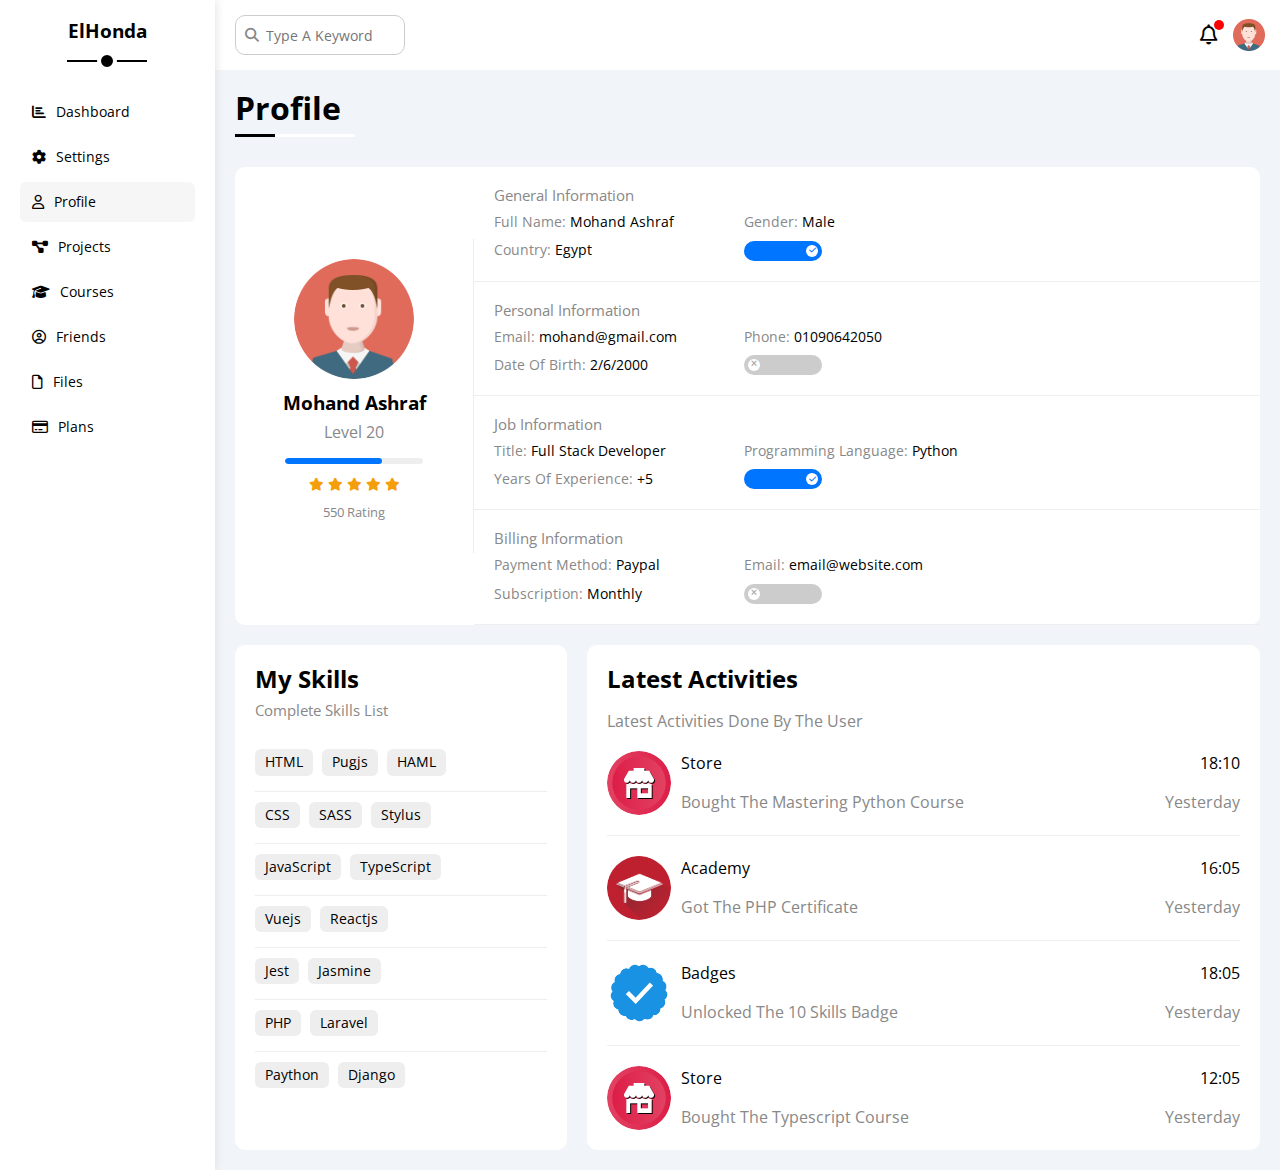
<file: profile.html>
<!DOCTYPE html>
<html>
	<head>
		<title>Profile</title>
		<meta charset="UTF-8"/>
		<meta http-equiv="X-UA-Compatible" content="IE=edge"/>
		<meta name="viewport" content="width=device-width , initial-scale=1.0"/>
		<!-- render all elements normally -->
		<link rel="stylesheet" href="css/normalize.css"/>
		<!-- font awesome library -->
		<link rel="stylesheet" href="css/all.min.css"/>
		<!-- main template Css file -->
		<link rel="stylesheet" href="css/style.css"/>
		<!-- google fonts -->
		<link rel="preconnect" href="https://fonts.googleapis.com">
		<link rel="preconnect" href="https://fonts.gstatic.com" crossorigin="">
		<link href="https://fonts.googleapis.com/css2?family=Open+Sans:wght@300;500&amp;display=swap" rel="stylesheet">
	</head>
    <body>
        <div class="main-page">
            <!-- start sidebar -->
			<div class="sidebar">
				<h3>ElHonda</h3>
				<ul>
					<li>
						<a href="index.html">
							<i class="fa-solid fa-chart-bar"></i>
							<span>Dashboard</span>
						</a>
					</li>
					<li>
						<a href="setting.html">
							<i class="fa-solid fa-gear"></i>
							<span>Settings</span>
						</a>
					</li>
					<li>
						<a class="active" href="profile.html">
							<i class="fa-regular fa-user"></i>
							<span>Profile</span>
						</a>
					</li>
					<li>
						<a href="projects.html">
							<i class="fa-solid fa-diagram-project"></i>
							<span>Projects</span>
						</a>
					</li>
					<li>
						<a href="courses.html">
							<i class="fa-solid fa-graduation-cap"></i>
							<span>Courses</span>
						</a>
					</li>
					<li>
						<a href="friends.html">
							<i class="fa-regular fa-circle-user"></i>
							<span>Friends</span>
						</a>
					</li>
					<li>
						<a href="files.html">
							<i class="fa-regular fa-file"></i>
							<span>Files</span>
						</a>
					</li>
					<li>
						<a href="plans.html">
							<i class="fa-regular fa-credit-card"></i>
							<span>Plans</span>
						</a>
					</li>
				</ul>
			</div>
			<!-- end sidebar-->
            <div class="content">
            <!-- start content -->
                <!-- start head -->
				<div class="head">
					<div class="search-bar">
						<input type="search" placeholder="Type A Keyword">
					</div>
					<div class="icons">
						<span class="notification">
							<i class="fa-regular fa-bell"></i>
						</span>
						<img src="img/avatar.png" alt=""/>
					</div>
				</div>
				<!-- end head -->
				<h1>Profile</h1>
				<div class="profile-page">
					<!-- start overview -->
					<div class="overview">
						<div class="avatar-box">
							<img src="img/avatar.png" alt=""/>
							<h3>Mohand Ashraf</h3>
							<p class="top">Level 20</p>
							<div class="level">
								<span style="width: 70%;"></span>
							</div>
							<div class="rating">
								<i class="fa-solid fa-star"></i>
								<i class="fa-solid fa-star"></i>
								<i class="fa-solid fa-star"></i>
								<i class="fa-solid fa-star"></i>
								<i class="fa-solid fa-star"></i>
							</div>
							<p class="bottom">550 Rating</p>
						</div>
						<div class="info-box">
							<div class="box">
								<h4>General Information</h4>
								<div>
									<span class="first">Full Name:</span>
									<span>Mohand Ashraf</span>
								</div>
								<div>
									<span class="first">Gender:</span>
									<span>Male</span>
								</div>
								<div>
									<span class="first">Country:</span>
									<span>Egypt</span>
								</div>
								<div class="toggle">
									<label>
										<input class="toggle-checkbox" type="checkbox" checked>
										<div class="toggle-switch"></div>
									</label>
								</div>
							</div>
							<div class="box">
								<h4>Personal Information</h4>
								<div>
									<span class="first">Email:</span>
									<span>mohand@gmail.com</span>
								</div>
								<div>
									<span class="first">Phone:</span>
									<span>01090642050</span>
								</div>
								<div>
									<span class="first">Date Of Birth:</span>
									<span>2/6/2000</span>
								</div>
								<div class="toggle">
									<label>
										<input class="toggle-checkbox" type="checkbox">
										<div class="toggle-switch"></div>
									</label>
								</div>
							</div>
							<div class="box">
								<h4>Job Information</h4>
								<div>
									<span class="first">Title:</span>
									<span>Full Stack Developer</span>
								</div>
								<div>
									<span class="first">Programming Language:</span>
									<span>Python</span>
								</div>
								<div>
									<span class="first">Years Of Experience:</span>
									<span>+5</span>
								</div>
								<div class="toggle">
									<label>
										<input class="toggle-checkbox" type="checkbox" checked>
										<div class="toggle-switch"></div>
									</label>
								</div>
							</div>
							<div class="box">
								<h4>Billing Information</h4>
								<div>
									<span class="first">Payment Method:</span>
									<span>Paypal</span>
								</div>
								<div>
									<span class="first">Email:</span>
									<span>email@website.com</span>
								</div>
								<div>
									<span class="first">Subscription:</span>
									<span>Monthly</span>
								</div>
								<div class="toggle">
									<label>
										<input class="toggle-checkbox" type="checkbox">
										<div class="toggle-switch"></div>
									</label>
								</div>
							</div>
						</div>
					</div>
					<!-- end overview -->
					<!-- start other-data -->
					<div class="other-data">
						<div class="skills">
							<h2>My Skills</h2>
							<p>Complete Skills List</p>
							<ul>
								<li>
									<span>HTML</span>
									<span>Pugjs</span>
									<span>HAML</span>
								</li>
								<li>
									<span>CSS</span>
									<span>SASS</span>
									<span>Stylus</span>
								</li>
								<li>
									<span>JavaScript</span>
									<span>TypeScript</span>
								</li>
								<li>
									<span>Vuejs</span>
									<span>Reactjs</span>
								</li>
								<li>
									<span>Jest</span>
									<span>Jasmine</span>
								</li>
								<li>
									<span>PHP</span>
									<span>Laravel</span>
								</li>
								<li>
									<span>Paython</span>
									<span>Django</span>
								</li>
							</ul>
						</div>
						<div class="activities">
							<h2>Latest Activities</h2>
							<p>Latest Activities Done By The User</p>
							<div class="activity">
								<img src="img/activity-01.png" alt="">
								<div class="info">
									<span class="head">Store</span>
									<span class="parag">Bought The Mastering Python Course</span>
								</div>
								<div class="date">
									<span class="head">18:10</span>
									<span class="parag">Yesterday</span>
								</div>
							</div>
							<div class="activity">
								<img src="img/activity-02.png" alt="">
								<div class="info">
									<span class="head">Academy</span>
									<span class="parag">Got The PHP Certificate</span>
								</div>
								<div class="date">
									<span class="head">16:05</span>
									<span class="parag">Yesterday</span>
								</div>
							</div>
							<div class="activity">
								<img src="img/activity-03.png" alt="">
								<div class="info">
									<span class="head">Badges</span>
									<span class="parag">Unlocked The 10 Skills Badge</span>
								</div>
								<div class="date">
									<span class="head">18:05</span>
									<span class="parag">Yesterday</span>
								</div>
							</div>
							<div class="activity">
								<img src="img/activity-01.png" alt="">
								<div class="info">
									<span class="head">Store</span>
									<span class="parag">Bought The Typescript Course</span>
								</div>
								<div class="date">
									<span class="head">12:05</span>
									<span class="parag">Yesterday</span>
								</div>
							</div>
						</div>
					</div>
					<!-- end other-data -->
				</div>
            <!-- end content-->
            </div>
        </div>
    </body>
</file>
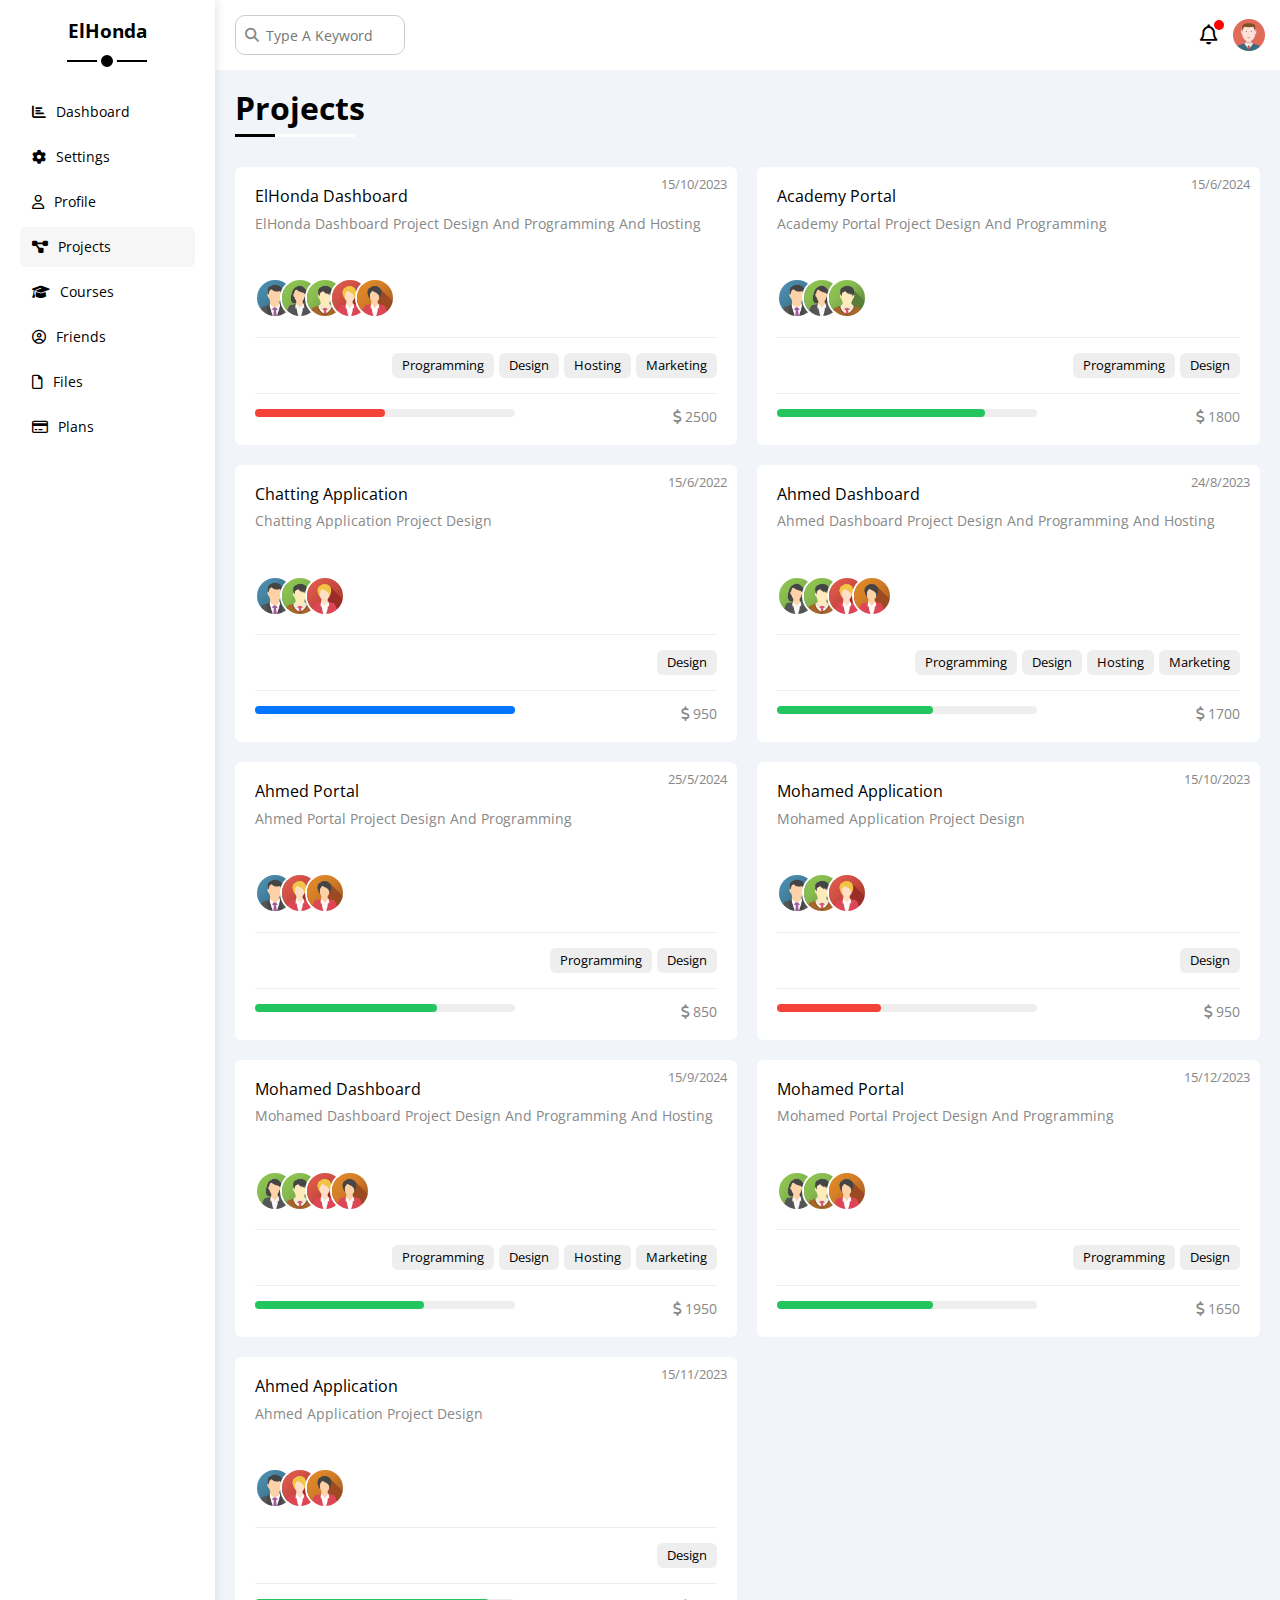
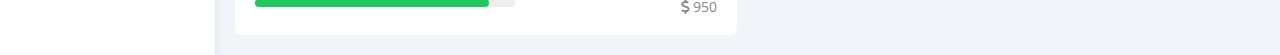
<file: projects.html>
<!DOCTYPE html>
<html>
	<head>
		<title>Projects</title>
		<meta charset="UTF-8"/>
		<meta http-equiv="X-UA-Compatible" content="IE=edge"/>
		<meta name="viewport" content="width=device-width , initial-scale=1.0"/>
		<!-- render all elements normally -->
		<link rel="stylesheet" href="css/normalize.css"/>
		<!-- font awesome library -->
		<link rel="stylesheet" href="css/all.min.css"/>
		<!-- main template Css file -->
		<link rel="stylesheet" href="css/style.css"/>
		<!-- google fonts -->
		<link rel="preconnect" href="https://fonts.googleapis.com">
		<link rel="preconnect" href="https://fonts.gstatic.com" crossorigin="">
		<link href="https://fonts.googleapis.com/css2?family=Open+Sans:wght@300;500&amp;display=swap" rel="stylesheet">
	</head>
    <body>
        <div class="main-page">
            <!-- start sidebar-->
			<div class="sidebar">
				<h3>ElHonda</h3>
				<ul>
					<li>
						<a href="index.html">
							<i class="fa-solid fa-chart-bar"></i>
							<span>Dashboard</span>
						</a>
					</li>
					<li>
						<a href="setting.html">
							<i class="fa-solid fa-gear"></i>
							<span>Settings</span>
						</a>
					</li>
					<li>
						<a href="profile.html">
							<i class="fa-regular fa-user"></i>
							<span>Profile</span>
						</a>
					</li>
					<li>
						<a class="active" href="projects.html">
							<i class="fa-solid fa-diagram-project"></i>
							<span>Projects</span>
						</a>
					</li>
					<li>
						<a href="courses.html">
							<i class="fa-solid fa-graduation-cap"></i>
							<span>Courses</span>
						</a>
					</li>
					<li>
						<a href="friends.html">
							<i class="fa-regular fa-circle-user"></i>
							<span>Friends</span>
						</a>
					</li>
					<li>
						<a href="files.html">
							<i class="fa-regular fa-file"></i>
							<span>Files</span>
						</a>
					</li>
					<li>
						<a href="plans.html">
							<i class="fa-regular fa-credit-card"></i>
							<span>Plans</span>
						</a>
					</li>
				</ul>
			</div>
			<!-- end sidebar-->
            <div class="content">
            <!-- start content-->
                <!-- start head-->
				<div class="head">
					<div class="search-bar">
						<input type="search" placeholder="Type A Keyword">
					</div>
					<div class="icons">
						<span class="notification">
							<i class="fa-regular fa-bell"></i>
						</span>
						<img src="img/avatar.png" alt=""/>
					</div>
				</div>
				<!-- end head-->
				<h1>Projects</h1>
				<div class="projects-page">
					<div class="project-row">
						<span class="date">15/10/2023</span>
						<h4>ElHonda Dashboard</h4>
						<p>ElHonda Dashboard Project Design And Programming And Hosting</p>
						<div class="team">
							<a href="#">
								<img src="img/team-01.png" alt="">
							</a>
							<a href="#">
								<img src="img/team-02.png" alt="">
							</a>
							<a href="#">
								<img src="img/team-03.png" alt="">
							</a>
							<a href="#">
								<img src="img/team-04.png" alt="">
							</a>
							<a href="#">
								<img src="img/team-05.png" alt="">
							</a>
						</div>
						<div class="do">
							<span>Programming</span>
							<span>Design</span>
							<span>Hosting</span>
							<span>Marketing</span>
						</div>
						<div class="info">
							<div class="prog">
								<span class="red" style="width: 50%;"></span>
							</div>
							<div>
								<i class="fa-solid fa-dollar-sign"></i>
								2500
							</div>
						</div>
					</div>
					<div class="project-row">
						<span class="date">15/6/2024</span>
						<h4>Academy Portal</h4>
						<p>Academy Portal Project Design And Programming</p>
						<div class="team">
							<a href="#">
								<img src="img/team-01.png" alt="">
							</a>
							<a href="#">
								<img src="img/team-02.png" alt="">
							</a>
							<a href="#">
								<img src="img/team-03.png" alt="">
							</a>
						</div>
						<div class="do">
							<span>Programming</span>
							<span>Design</span>
						</div>
						<div class="info">
							<div class="prog">
								<span class="green" style="width: 80%;"></span>
							</div>
							<div>
								<i class="fa-solid fa-dollar-sign"></i>
								1800
							</div>
						</div>
					</div>
					<div class="project-row">
						<span class="date">15/6/2022</span>
						<h4>Chatting Application</h4>
						<p>Chatting Application Project Design</p>
						<div class="team">
							<a href="#">
								<img src="img/team-01.png" alt="">
							</a>
							<a href="#">
								<img src="img/team-03.png" alt="">
							</a>
							<a href="#">
								<img src="img/team-04.png" alt="">
							</a>
						</div>
						<div class="do">
							<span>Design</span>
						</div>
						<div class="info">
							<div class="prog">
								<span class="blue" style="width: 100%;"></span>
							</div>
							<div>
								<i class="fa-solid fa-dollar-sign"></i>
								950
							</div>
						</div>
					</div>
					<div class="project-row">
						<span class="date">24/8/2023</span>
						<h4>Ahmed Dashboard</h4>
						<p>Ahmed Dashboard Project Design And Programming And Hosting</p>
						<div class="team">
							<a href="#">
								<img src="img/team-02.png" alt="">
							</a>
							<a href="#">
								<img src="img/team-03.png" alt="">
							</a>
							<a href="#">
								<img src="img/team-04.png" alt="">
							</a>
							<a href="#">
								<img src="img/team-05.png" alt="">
							</a>
						</div>
						<div class="do">
							<span>Programming</span>
							<span>Design</span>
							<span>Hosting</span>
							<span>Marketing</span>
						</div>
						<div class="info">
							<div class="prog">
								<span class="green" style="width: 60%;"></span>
							</div>
							<div>
								<i class="fa-solid fa-dollar-sign"></i>
								1700
							</div>
						</div>
					</div>
					<div class="project-row">
						<span class="date">25/5/2024</span>
						<h4>Ahmed Portal</h4>
						<p>Ahmed Portal Project Design And Programming</p>
						<div class="team">
							<a href="#">
								<img src="img/team-01.png" alt="">
							</a>
							<a href="#">
								<img src="img/team-04.png" alt="">
							</a>
							<a href="#">
								<img src="img/team-05.png" alt="">
							</a>
						</div>
						<div class="do">
							<span>Programming</span>
							<span>Design</span>
						</div>
						<div class="info">
							<div class="prog">
								<span class="green" style="width: 70%;"></span>
							</div>
							<div>
								<i class="fa-solid fa-dollar-sign"></i>
								850
							</div>
						</div>
					</div>
					<div class="project-row">
						<span class="date">15/10/2023</span>
						<h4>Mohamed Application</h4>
						<p>Mohamed Application Project Design</p>
						<div class="team">
							<a href="#">
								<img src="img/team-01.png" alt="">
							</a>
							<a href="#">
								<img src="img/team-03.png" alt="">
							</a>
							<a href="#">
								<img src="img/team-04.png" alt="">
							</a>
						</div>
						<div class="do">
							<span>Design</span>
						</div>
						<div class="info">
							<div class="prog">
								<span class="red" style="width: 40%;"></span>
							</div>
							<div>
								<i class="fa-solid fa-dollar-sign"></i>
								950
							</div>
						</div>
					</div>
					<div class="project-row">
						<span class="date">15/9/2024</span>
						<h4>Mohamed Dashboard</h4>
						<p>Mohamed Dashboard Project Design And Programming And Hosting</p>
						<div class="team">
							<a href="#">
								<img src="img/team-02.png" alt="">
							</a>
							<a href="#">
								<img src="img/team-03.png" alt="">
							</a>
							<a href="#">
								<img src="img/team-04.png" alt="">
							</a>
							<a href="#">
								<img src="img/team-05.png" alt="">
							</a>
						</div>
						<div class="do">
							<span>Programming</span>
							<span>Design</span>
							<span>Hosting</span>
							<span>Marketing</span>
						</div>
						<div class="info">
							<div class="prog">
								<span class="green" style="width: 65%;"></span>
							</div>
							<div>
								<i class="fa-solid fa-dollar-sign"></i>
								1950
							</div>
						</div>
					</div>
					<div class="project-row">
						<span class="date">15/12/2023</span>
						<h4>Mohamed Portal</h4>
						<p>Mohamed Portal Project Design And Programming</p>
						<div class="team">
							<a href="#">
								<img src="img/team-02.png" alt="">
							</a>
							<a href="#">
								<img src="img/team-03.png" alt="">
							</a>
							<a href="#">
								<img src="img/team-05.png" alt="">
							</a>
						</div>
						<div class="do">
							<span>Programming</span>
							<span>Design</span>
						</div>
						<div class="info">
							<div class="prog">
								<span class="green" style="width: 60%;"></span>
							</div>
							<div>
								<i class="fa-solid fa-dollar-sign"></i>
								1650
							</div>
						</div>
					</div>
					<div class="project-row">
						<span class="date">15/11/2023</span>
						<h4>Ahmed Application</h4>
						<p>Ahmed Application Project Design</p>
						<div class="team">
							<a href="#">
								<img src="img/team-01.png" alt="">
							</a>
							<a href="#">
								<img src="img/team-04.png" alt="">
							</a>
							<a href="#">
								<img src="img/team-05.png" alt="">
							</a>
						</div>
						<div class="do">
							<span>Design</span>
						</div>
						<div class="info">
							<div class="prog">
								<span class="green" style="width: 90%;"></span>
							</div>
							<div>
								<i class="fa-solid fa-dollar-sign"></i>
								950
							</div>
						</div>
					</div>
				</div>
            <!-- end content-->
            </div>
        </div>
    </body>
</file>
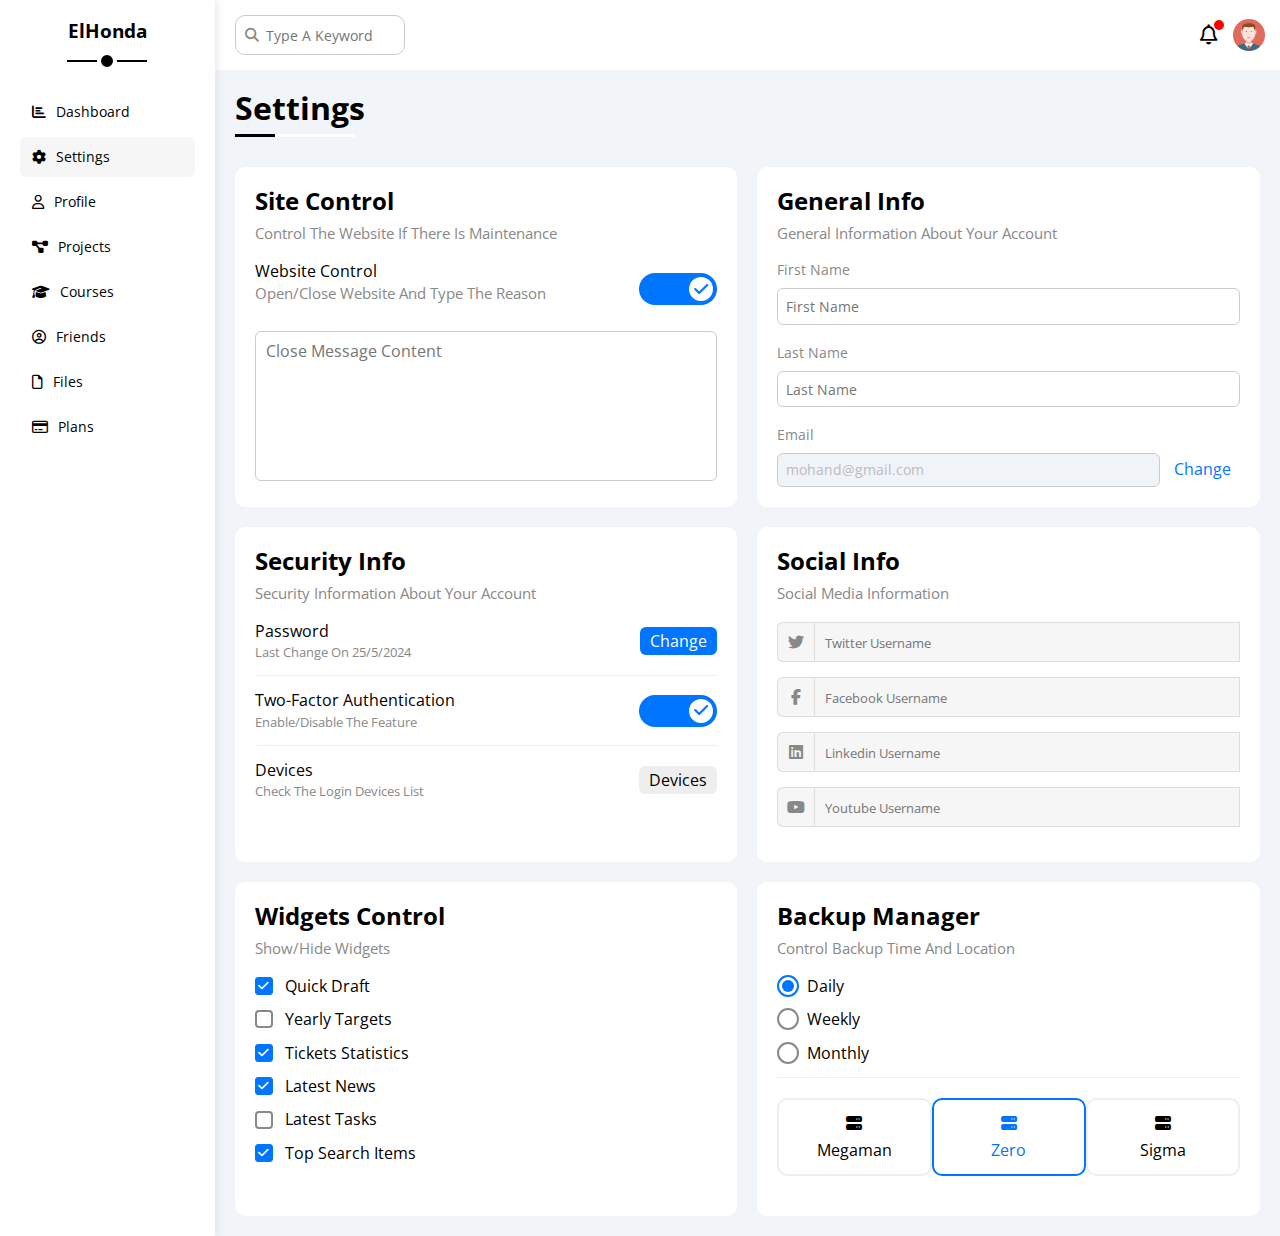
<file: setting.html>
<!DOCTYPE html>
<html>
	<head>
		<title>Setting</title>
		<meta charset="UTF-8"/>
		<meta http-equiv="X-UA-Compatible" content="IE=edge"/>
		<meta name="viewport" content="width=device-width , initial-scale=1.0"/>
		<!-- render all elements normally -->
		<link rel="stylesheet" href="css/normalize.css"/>
		<!-- font awesome library -->
		<link rel="stylesheet" href="css/all.min.css"/>
		<!-- main template Css file -->
		<link rel="stylesheet" href="css/style.css"/>
		<!-- google fonts -->
		<link rel="preconnect" href="https://fonts.googleapis.com">
		<link rel="preconnect" href="https://fonts.gstatic.com" crossorigin="">
		<link href="https://fonts.googleapis.com/css2?family=Open+Sans:wght@300;500&amp;display=swap" rel="stylesheet">
	</head>
    <body>
        <div class="main-page">
            <!-- start sidebar-->
			<div class="sidebar">
				<h3>ElHonda</h3>
				<ul>
					<li>
						<a href="index.html">
							<i class="fa-solid fa-chart-bar"></i>
							<span>Dashboard</span>
						</a>
					</li>
					<li>
						<a class="active" href="setting.html">
							<i class="fa-solid fa-gear"></i>
							<span>Settings</span>
						</a>
					</li>
					<li>
						<a href="profile.html">
							<i class="fa-regular fa-user"></i>
							<span>Profile</span>
						</a>
					</li>
					<li>
						<a href="projects.html">
							<i class="fa-solid fa-diagram-project"></i>
							<span>Projects</span>
						</a>
					</li>
					<li>
						<a href="courses.html">
							<i class="fa-solid fa-graduation-cap"></i>
							<span>Courses</span>
						</a>
					</li>
					<li>
						<a href="friends.html">
							<i class="fa-regular fa-circle-user"></i>
							<span>Friends</span>
						</a>
					</li>
					<li>
						<a href="files.html">
							<i class="fa-regular fa-file"></i>
							<span>Files</span>
						</a>
					</li>
					<li>
						<a href="plans.html">
							<i class="fa-regular fa-credit-card"></i>
							<span>Plans</span>
						</a>
					</li>
				</ul>
			</div>
			<!-- end sidebar-->
            <div class="content">
            <!-- start content-->
                <!-- start head-->
				<div class="head">
					<div class="search-bar">
						<input type="search" placeholder="Type A Keyword">
					</div>
					<div class="icons">
						<span class="notification">
							<i class="fa-regular fa-bell"></i>
						</span>
						<img src="img/avatar.png" alt=""/>
					</div>
				</div>
				<!-- end head-->
				<h1>Settings</h1>
				<div class="setting-page">
					<!-- start Site Control widget -->
					<div class="control">
						<h2>Site Control</h2>
						<p>Control The Website If There Is Maintenance</p>
						<div class="control-body">
							<div>
								<span>Website Control</span>
								<p>Open/Close Website And Type The Reason</p>
							</div>
							<div>
								<label>
									<input class="toggle-checkbox" type="checkbox" checked/>
									<div class="toggle-switch"></div>
								</label>
							</div>
						</div>
						<textarea class="close-message" placeholder="Close Message Content"></textarea>
					</div>
					<!-- end Site Control widget -->
					<!-- start General Info widget -->
					<div class="general">
						<h2>General Info</h2>
						<p>General Information About Your Account</p>
						<div class="general-row">
							<label for="first">First Name</label>
							<input type="text" placeholder="First Name" id="first"/>
						</div>
						<div class="general-row">
							<label for="last">Last Name</label>
							<input type="text" placeholder="Last Name" id="last"/>
						</div>
						<div class="general-row">
							<label for="email">Email</label>
							<input class="email" type="email" value="mohand@gmail.com" id="email" disabled/>
							<a href="#">Change</a>
						</div>
					</div>
					<!-- end General Info widget -->
					<!-- start Security Info widget -->
					<div class="security">
						<h2>Security Info</h2>
						<p>Security Information About Your Account</p>
						<div class="security-row">
							<div>
								<span>Password</span>
								<p>Last Change On 25/5/2024</p>
							</div>
							<a class="button" href="#">Change</a>
						</div>
						<div class="security-row">
							<div>
								<span>Two-Factor Authentication</span>
								<p>Enable/Disable The Feature</p>
							</div>
							<label>
								<input class="toggle-checkbox" type="checkbox" checked />
								<div class="toggle-switch"></div>
							</label>
						</div>
						<div class="security-row">
							<div>
								<span>Devices</span>
								<p>Check The Login Devices List</p>
							</div>
							<a class="button-footer" href="#">Devices</a>
						</div>
					</div>
					<!-- end Security Info widget -->
					<!-- start Social Info widget -->
					<div class="social-info">
						<h2>Social Info</h2>
						<p>Social Media Information</p>
						<div class="social-box">
							<i class="fa-brands fa-twitter"></i>
							<input type="text" placeholder="Twitter Username"/>
						</div>
						<div class="social-box">
							<i class="fa-brands fa-facebook-f"></i>
							<input type="text" placeholder="Facebook Username"/>
						</div>
						<div class="social-box">
							<i class="fa-brands fa-linkedin"></i>
							<input type="text" placeholder="Linkedin Username"/>
						</div>
						<div class="social-box">
							<i class="fa-brands fa-youtube"></i>
							<input type="text" placeholder="Youtube Username"/>
						</div>
					</div>
					<!-- end Social Info widget -->
					<!-- start Widgets Control widget -->
					<div class="widget-control">
						<h2>Widgets Control</h2>
						<p>Show/Hide Widgets</p>
						<div class="control">
							<input type="checkbox" id="one" checked>
							<label for="one">
								Quick Draft
							</label>
						</div>
						<div class="control">
							<input type="checkbox" id="two">
							<label for="two">
								Yearly Targets
							</label>
						</div>
						<div class="control">
							<input type="checkbox" id="three" checked>
							<label for="three">
								Tickets Statistics
							</label>
						</div>
						<div class="control">
							<input type="checkbox" id="four" checked>
							<label for="four">
								Latest News
							</label>
						</div>
						<div class="control">
							<input type="checkbox" id="five">
							<label for="five">
								Latest Tasks
							</label>
						</div>
						<div class="control">
							<input type="checkbox" id="six" checked>
							<label for="six">
								Top Search Items
							</label>
						</div>
					</div>
					<!-- end Widgets Control widget -->
					<!-- start Backup Manager widget -->
					<div class="backup">
						<h2>Backup Manager</h2>
						<p>Control Backup Time And Location</p>
						<div class="date">
							<input type="radio" name="time" id="daily" checked>
							<label for="daily">Daily</label>
						</div>
						<div class="date">
							<input type="radio" name="time" id="weekly">
							<label for="weekly">Weekly</label>
						</div>
						<div class="date">
							<input type="radio" name="time" id="monthly">
							<label for="monthly">Monthly</label>
						</div>
						<div class="servers">
							<input type="radio" name="servers" id="server-one">
							<div class="server">
								<label for="server-one">
									<i class="fa-solid fa-server"></i>
									Megaman
								</label>
							</div>
							<input type="radio" name="servers" id="server-two" checked>
							<div class="server">
								<label for="server-two">
									<i class="fa-solid fa-server"></i>
									Zero
								</label>
							</div>
							<input type="radio" name="servers" id="server-three">
							<div class="server">
								<label for="server-three">
									<i class="fa-solid fa-server"></i>
									Sigma
								</label>
							</div>
						</div>
					</div>
					<!-- end Backup Manager widget -->
				</div>
            <!-- end content-->
            </div>
        </div>
    </body>
</file>
<file: css/style.css>
/* start global rules */

*{
	box-sizing: border-box;
	-moz-box-sizing: border-box;
	-webkit-box-sizing: border-box;
}
html{
	scroll-behavior: smooth;
}
body{
	margin: 0;
	font-family: "Open Sans", sans-serif;
}
ul{
	list-style: none;
	padding: 0;
}
a{
	text-decoration: none;
}
::-webkit-scrollbar {
	width: 15px;
}
  ::-webkit-scrollbar-track {
	background-color: white;
}
  ::-webkit-scrollbar-thumb {
	background-color: #0075ff;
}
  ::-webkit-scrollbar-thumb:hover {
	background-color: #0d69d5;
}

/* end global rules */

/* start main page */

.main-page{
	display: flex;
	background-color: #f1f5f9;
	min-height: 100vh;
}

/* end main page */

/* start sidebar */

.sidebar{
	box-shadow: 0 0 10px #ddd;
	position: relative;
	background-color: white;
	padding: 20px;
	width: 250px;
}
.sidebar > h3{
	position: relative;
	text-align: center;
	margin-top: 0;
	margin-bottom: 50px;
}
.sidebar > h3::before,
.sidebar > h3::after{
	content: " ";
	background-color: black;
	position: absolute;
	transform: translateX(-50%);
	left: 50%;
}
.sidebar > h3::before{
	width: 80px;
	height: 2px;
	bottom: -20px;
}
.sidebar > h3::after{
	width: 12px;
	height: 12px;
	border-radius: 50%;
	bottom: -29px;
	border: 4px solid white;
}
.sidebar ul li a{
	color: black;
	display: flex;
	transition: 0.3s;
	align-items: center;
	font-size: 14px;
	padding: 12px;
	border-radius: 6px;
	margin-bottom: 5px;
}
.sidebar ul li a:hover,
.sidebar ul li a.active{
	background-color: #f6f6f6;
}
.sidebar ul li span{
	font-size: 14px;
	margin-left: 10px;
}
@media (max-width: 767px){
	.sidebar{
		width: 58px;
		padding: 10px;
	}
	.sidebar > h3{
		font-size: 10px;
		margin-bottom: 15px;
	}
	.sidebar > h3::before,
	.sidebar > h3::after{
		display: none;
	}
	.sidebar ul li span{
		display: none;
	}
}

/* end sidebar */

/* start content (index-page) */
.content{
	overflow: hidden;
	width: 100%;
}

/* start head */

.head{
	display: flex;
	align-items: center;
	justify-content: space-between;
	background-color: white;
	padding: 15px;
}
.head .search-bar{
	position: relative;
}
.head .search-bar input{
	padding: 10px 10px 10px 30px;
	border: 1px solid #ccc;
	border-radius: 10px;
	margin-left: 5px;
	width: 170px;
	transition: width 0.3s;
}
.head .search-bar input:focus{
	width: 210px;
	outline: none;
}
.head .search-bar input::placeholder{
	font-size: 14px;
}
.head .search-bar input:focus::placeholder{
	opacity: 0;
}
.head .search-bar::before{
	font-family: "Font Awesome 6 Free";
	content: "\f002";
	font-weight: 900;
	position: absolute;
	left: 15px;
	top: 50%;
	transform: translateY(-50%);
	font-size: 14px;
	color: #888;
}
.head .icons{
	display: flex;
	align-items: center;
}
.head .icons .notification{
	position: relative;
}
.head .icons .notification i{
	font-size: 20px;
}
.head .icons .notification::before{
	content: " ";
	background-color: red;
	width: 10px;
	height: 10px;
	border-radius: 50%;
	position: absolute;
	right: -6px;
	top: -5px;
}
.head .icons img{
	width: 32px;
	height: 32px;
	margin-left: 15px;
}

/* end head */

.content h1{
	position: relative;
	margin: 20px 20px 40px 20px;
}
.content h1::before,
.content h1::after{
	content: " ";
	height: 3px;
	position: absolute;
	bottom: -10px;
	left: 0;
}
.content h1::before{
	background-color: white;
	width: 120px;
}
.content h1::after{
	background-color: black;
	width: 40px;
}
.wrapper{
	display: grid;
	gap: 20px;
	grid-template-columns: repeat(auto-fill, minmax(450px,1fr));
	margin-left: 20px;
	margin-bottom: 20px;
	margin-right: 20px;
}
@media (max-width: 767px){
	.wrapper{
		grid-template-columns: minmax(200px, 1fr);
		margin-left: 10px;
		margin-right: 10px;
		gap: 10px;
	}
}

/* start welcome widget */

.welcome{
	background-color: white;
	border-radius: 10px;
	overflow: hidden;
}
.welcome .intro{
	display: flex;
	padding: 20px;
	background-color: #eee;
	justify-content: space-between;
}
.welcome .intro h2{
	margin: 0;
}
.welcome .intro p{
	color: #888;
	margin-top: 10px;
}
.welcome .intro img{
	width: 200px;
	margin-bottom: -10px;
}
.welcome .avatar{
	width: 64px;
	height: 64px;
	border: 2px solid white;
	border-radius: 50%;
	padding: 2px;
	box-shadow: 0 0 10px #ddd;
	margin-left: 20px;
	margin-top: -32px;
}
.welcome .body{
	border-top: 1px solid #eee;
	border-bottom: 1px solid #eee;
	display: flex;
	justify-content: space-between;
	text-align: center;
	padding: 20px;
	margin-top: 20px;
	margin-bottom: 20px;
}
.welcome .body > div{
	flex: 1;
}
.welcome .body > div > span{
	display: block;
	color: #888;
	margin-top: 10px;
	font-size: 14px;
}
.welcome .visit{
	display: block;
	background-color: #0075ff;
	color: white;
	width: fit-content;
	padding: 5px 10px;
	border-radius: 6px;
	font-size: 14px;
	margin: 0 15px 15px auto;
}
.welcome .visit:hover{
	background-color: #0d69d5;
}
@media (max-width: 767px){
	.welcome{
		text-align: center;
		display: block;
	}
	.welcome .intro{
		padding-bottom: 30px;	
	}
	.welcome .intro img{
		display: none;
	}
	.welcome .avatar{
		margin-left: 0;
	}
	.welcome .body{
		display: block;
	}
	.welcome .body > div:not(:last-child){
		margin-bottom: 20px;
	}
}

/* end welcome widget */

/* start quick draft */

.quick-draft{
	padding: 20px;
	background-color: white;
	border-radius: 10px;
}
.quick-draft h2{
	margin-top: 0;
	margin-bottom: 10px;
}
.quick-draft p{
	margin-top: 12px;
	margin-bottom: 20px;
	color: #888;
	font-size: 15px;
}
.quick-draft form input[type="text"]{
	width: 100%;
	margin-bottom: 20px;
	border: none;
	border-radius: 6px; 
	background-color: #eee;
	display: block;
	padding: 10px;
}
.quick-draft form textarea{
	resize: none;
	display: block;
	border: none;
	border-radius: 6px;
	background-color: #eee;
	margin-bottom: 20px;
	width: 100%;
	min-height: 180px;
	padding: 10px;
}
.quick-draft form input[type="submit"]{
	background-color: #0075ff;
	width: fit-content;
	padding: 5px 10px;
	color: white;
	margin-left: auto;
	border-radius: 6px;
	border: none;
	transition: 0.3s;
	cursor: pointer;
	display: block;
	font-size: 14px;
}
.quick-draft form input[type="submit"]:hover{
	background-color: #0d69d5;
}
.quick-draft form input[type="text"]:focus,
.quick-draft form textarea:focus{
	outline: none;
}

/* end quick draft */

/* start yearly targets */

.yearly-targets{
	background-color: white;
	padding: 20px;
	border-radius: 10px;
}
.yearly-targets h2{
	margin: 0;
}
.yearly-targets p{
	font-size: 15px;
	color: #888;
	margin-top: 12px;
	margin-bottom: 20px;
}
.yearly-targets .target-row{
	display: flex;
	align-items: center;
	justify-content: center;
	margin-bottom: 20px;
}
.yearly-targets .target-row .icon{
	display: flex;
	align-items: center;
	justify-content: center;
	width: 80px;
	height: 80px;
	margin-right: 15px;
}
.yearly-targets .target-row .details{
	flex: 1;
}
.yearly-targets .target-row .details .first{
	font-size: 14px;
	color: #888;
}
.yearly-targets .target-row .details .second{
	display: block;
	font-weight: bold;
	margin-top: 5px;
	margin-bottom: 10px;
}
.yearly-targets .target-row .details .progress{
	position: relative;
	height: 4px;
}
.yearly-targets .target-row .details .progress > span{
	position: absolute;
	left: 0;
	top: 0;
	height: 100%;
}
.yearly-targets .target-row .details .progress > span span{
	color: white;
	position: absolute;
	font-size: 13px;
	border-radius: 6px;
	padding: 2px 5px;
	bottom: 16px;
	right: -16px;
}
.yearly-targets .details .progress > span span::after{
	content: " ";
	border-color: transparent;
	border-width: 5px;
	border-style: solid;
	position: absolute;
	bottom: -10px;
	left: 50%;
	transform: translateX(-50%);
}
.yearly-targets .details .progress > .blue-span .blue::after{
	border-top-color: #0075ff;
}
.yearly-targets .blue .details .progress .blue{
	background-color: #0075ff;
}
.yearly-targets .blue .details .progress .blue-span{
	background-color: #0075ff;
}
.blue .icon,
.blue .progress{
	background-color: rgb(0 117 255 / 20%);
}
.blue .icon i{
	font-size: 21px;
	color: #0075ff;
}
.yearly-targets .details .progress > .orange-span .orange::after{
	border-top-color: #f59e0b;
}
.yearly-targets .orange .details .progress .orange{
	background-color: #f59e0b;
}
.yearly-targets .orange .details .progress .orange-span{
	background-color: #f59e0b;
}
.orange .icon,
.orange .progress{
    background-color: rgb(245 158 11 / 20%);
}
.orange .icon i{
	font-size: 21px;
	color: #f59e0b;
}
.yearly-targets .details .progress > .green-span .green::after{
	border-top-color: #22c55e;
}
.yearly-targets .green .details .progress .green{
	background-color: #22c55e;
}
.yearly-targets .green .details .progress .green-span{
	background-color: #22c55e;
}
.green .icon,
.green .progress{
    background-color: rgb(34 197 94 / 20%);
}
.green .icon i{
	font-size: 21px;
	color: #22c55e;
}

/* end yearly targets */

/* start Tickets */

.tickets{
	padding: 20px;
	background-color: white;
	border-radius: 10px;
}
.tickets h2{
	margin: 0;
}
.tickets p{
	color: #888;
	font-size: 15px;
	margin-top: 12px;
	margin-bottom: 20px;
}
.tickets .boxes{
	display: flex;
	gap: 20px;
	text-align: center;
	flex-wrap: wrap;
}
.tickets .boxes .box{
	border: 1px solid #ccc;
	border-radius: 10px;
	width: calc(50% - 10px);
	padding: 20px;
	font-size: 13px;
	color: #888;
}
@media (max-width: 767px){
	.tickets .boxes .box{
		width: 100%;
	}
}
.tickets .boxes .box .fa-rectangle-list{
	color: #f59e0b;
}
.tickets .boxes .box .fa-spinner{
	color: #0075ff;
}
.tickets .boxes .box .fa-circle-check{
	color: #22c55e;
}
.tickets .boxes .box .fa-rectangle-xmark{
	color: #f44336;
}
.tickets .boxes .box i{
	font-size: 26px;
	font-weight: 400px;
	margin-bottom: 18px;
}
.tickets .boxes .box span{
	display: block;
	color: black;
	font-weight: bold;
	font-size: 25px;
	margin-bottom: 7px;
}

/* end Tickets */

/* start news */

.news{
	padding: 20px;
	background-color: white;
	border-radius: 10px;
}
.news h2{
	margin: 0 0 20px;
}
.news .news-row{
	display: flex;
	align-items: center;
}
.news .news-row:not(:last-of-type){
	margin-bottom: 20px;
	padding-bottom: 20px;
	border-bottom: 1px solid #eee;
}
.news .news-row img{
	width: 100px;
	border-radius: 6px;
	margin-right: 15px;
}
.news .news-row .info{
	flex-grow: 1;
}
.news .news-row .info h3{
	margin: 0 0 6px;
	font-size: 16px;
}
.news .news-row .info p{
	margin: 0;
	font-size: 14px;
	color: #888;
}
.news .news-row .label{
	background-color: #eee;
	font-size: 13px;
	padding: 5px 10px;
	border-radius: 6px;
}
@media (max-width: 767px){
	.news{
		text-align: center;
	}
	.news .news-row{
		display: block;
	}
	.news .news-row .label{
		margin: 10px auto;
		width: fit-content;
	}
	.news .news-row img{
		margin-bottom: 10px;
	}
}

/* end news */

/* start tasks */

.tasks{
	background-color: white;
	padding: 20px;
	border-radius: 10px;
}

.tasks h2{
	margin: 0 0 28px;
}
.tasks .tasks-row{
	display: flex;
	align-items: center;
	justify-content: space-between;
}
.tasks .tasks-row:not(:last-of-type){
	margin-bottom: 15px;
	padding-bottom: 15px;
	border-bottom: 1px solid #eee;
}
.tasks .tasks-row .info{
	flex-grow: 1;
}
.tasks .tasks-row .info h3{
	margin: 0 0 5px;
	font-size: 15px;
}
.tasks .tasks-row .info p{
	margin: 0;
	color: #888;
}
.tasks .tasks-row i{
	color: black;
	transition: 0.3s;
}
.tasks .tasks-row a:hover i{
	color:#f44336;
}
.tasks .done{
	opacity: 0.3;
}
.tasks .done h3,
.tasks .done p{
	text-decoration: line-through;
}

/* end tasks */

/* start search */

.search{
	background-color: white;
	border-radius: 10px;
	padding: 20px;
}
.search h2{
	margin: 0 0 28px;
}
.search .items-head{
	display: flex;
	align-items: center;
	color: #888;
	justify-content: space-between;
	margin-bottom: 10px;
}
.search .items{
	display: flex;
	align-items: center;
	justify-content: space-between;
	padding-top: 15px;
	padding-bottom: 15px;
}
.search .items span:last-of-type{
	font-size: 13px;
	background-color: #eee;
	padding: 5px 10px;
	border-radius: 6px;
}

/* end search */

/* start uploads */

.uploads{
	background-color: white;
	padding: 20px;
	border-radius: 10px;
}
.uploads h2{
	margin: 0 0 28px;
}
.uploads .uploads-row{
	display: flex;
	align-items: center;
	margin-bottom: 10px;
	padding-bottom: 10px;
}
.uploads .uploads-row:not(:last-of-type){
	border-bottom: 1px solid #eee;
}
.uploads .uploads-row img{
	width: 40px;
	height: 40px;
	margin-right: 10px;
}
.uploads .uploads-row .info{
	flex-grow: 1;
}
.uploads .uploads-row .info span:first-child{
	display: block;
	margin-bottom: 2px;
}
.uploads .uploads-row .info span:last-child{
	color: #888;
	font-size: 15px;
}
.uploads .uploads-row > span{
	font-size: 13px;
	background-color: #eee;
	padding: 5px 10px;
	border-radius: 6px;
}

/* end uploads */

/* start projects */

.project{
	background-color: white;
	position: relative;
	padding: 20px;
	border-radius: 10px;
}
.project h2{
	margin: 0 0 28px;
}
.project ul{
	margin: 0;
	position: relative;
}
.project ul::before{
	content: " ";
	width: 2px;
	position: absolute;
	height: 100%;
	background-color: #0075ff;
	left: 11px;
}
.project ul li{
	margin-top: 25px;
	display: flex;
	align-items: center;
}
.project ul li::before{
	content: " ";
	width: 20px;
	height: 20px;
	border-radius: 50%;
	outline: 2px solid #0075ff;
	border: 2px solid white;
	z-index: 1;
	display: block;
	margin-right: 15px;
	background-color: white;
}
.project ul li.done::before{
	background-color: #0075ff;
}
.project ul li.current::before{
	animation: change-color 0.8s infinite alternate;
}
/* start animation */

@keyframes change-color {
	from {
	  background-color: #0075ff;
	}
	to {
	  background-color: white;
	}
}

/* end animation */

.project img{
	position: absolute;
	width: 160px;
	right: 0;
	opacity: 0.1;
	bottom: 0;
}

/* end projects */

/* start reminders */

.reminders{
	background-color: white;
	padding: 20px;
	border-radius: 10px;
	position: relative;
}
.reminders h2{
	margin: 0 0 28px;
}
.reminders .reminders-row{
	position: relative;
	align-items: center;
	margin-top: 15px;
	padding-left: 45px;
}
.reminders .reminders-row span:first-child{
	display: block;
	margin-bottom: 10px;
	font-size: 14px;
	font-weight: bold;
}
.reminders .reminders-row span:last-child{
	font-size: 13px;
	color: #888;
}
.reminders .reminders-row::before{
	content: " ";
	position: absolute;
	width: 15px;
	height: 15px;
	border-radius: 50%;
	margin-right: 15px;
	left: 0;
	top: 50%;
	transform: translateY(-50%);
}
.reminders .reminders-row::after{
	content: " ";
	position: absolute;
	width: 2px;
	height: 100%;
	left: 0;
	top: 50%;
	transform: translateY(-50%);
	margin-left: 30px;
}
.reminders .blue::before,
.reminders .blue::after{
	background-color: #0075ff;
}
.reminders .green::before,
.reminders .green::after{
	background-color: #22c55e;
}
.reminders .orange::before,
.reminders .orange::after{
	background-color: #f59e0b;
}
.reminders .red::before,
.reminders .red::after{
	background-color: #f44336;
}

/* end reminders */

/* start post */

.post{
	background-color: white;
	padding: 20px;
	border-radius: 10px;
	position: relative;
}
.post h2{
	margin: 0 0 28px;
}
.post .head-post{
	display: flex;
	align-items: center;
}
.post .head-post img{
	width: 48px;
	height: 48px;
	margin-right: 15px;
}
.post .head-post .info span:first-child{
	display: block;
	margin-bottom: 5px;
	font-weight: bold;
	font-size: 16px;
}
.post .head-post .info span:last-child{
	color: #888;
	font-size: 16px;
}
.post .body-post{
	border-bottom: 1px solid #eee;
	border-top: 1px solid #eee;
	margin-top: 20px;
	margin-bottom: 20px;
	padding-top: 20px;
	padding-bottom: 20px;
	text-transform: capitalize;
	line-height: 1.8;
	min-height: 140px;
}
.post .footer-post{
	display: flex;
	justify-content: space-between;
	align-items: center;
	color: #888;
}

/* end post */

/* start social-media */

.social-media{
	padding: 20px;
	background-color: white;
	border-radius: 10px;
}
.social-media h2{
	margin: 0 0 28px;
}
.social-media .social-row{
	position: relative;
	margin-bottom: 10px;
	display: flex;
	text-align: center;
	justify-content: space-between;
	padding: 15px 15px 15px 70px;
}
.social-media .social-row span{
	display: flex;
	align-items: center;
	justify-content: center;
}
.social-media .twitter{
	background-color: rgb(29 161 242 / 20%);
    color: #1da1f2;
}
.social-media .facebook {
    background-color: rgb(24 119 242 / 20%);
    color: #1da1f2;
}
.social-media .youtube {
    background-color: rgb(255 0 0 / 20%);
    color: #ff0000;
}
.social-media .linkedin {
    background-color: rgb(0 119 181 / 20%);
    color: #0077b5;
}
.social-media .social-row i{
	position: absolute;
	left: 0;
	top: 0;
	width: 52px;
	transition: 0.3s;
	font-size: 32px;
	color: white;
	height: 100%;
	display: flex;
	align-items: center;
	justify-content: center;
}
.social-media .social-row i:hover{
	transform: rotate(5deg);
}
.social-media .social-row a{
	font-size: 13px;
	color: white;
	border-radius: 6px;
	padding: 5px 10px;
}
.social-media .twitter i,
.social-media .twitter a{
	background-color: #1da1f2;
}
.social-media .facebook i,
.social-media .facebook a{
	background-color: #1877f2;
}
.social-media .youtube i,
.social-media .youtube a{
	background-color: #ff0000;
}
.social-media .linkedin i,
.social-media .linkedin a{
	background-color: #0077b5;
}

/* end social-media */

/* start footer */

.footer{
	background-color: white;
	padding: 20px;
	border-radius: 10px;
	margin: 20px;
}
.footer h2{
	margin: 0 0 28px;
}
.footer .responsive-table{
	overflow-x: auto;
}
.footer table{
	min-width: 1000px;
	font-size: 15px;
	width: 100%;
	border-spacing: 0;
}
.footer table td{
	padding: 15px;
}
.footer thead td{
	background-color: #eee;
	font-weight: bold;
}
.footer tbody td{
	border-bottom: 1px solid #eee;
	border-left: 1px solid #eee;
	transition: 0.3s;
}
.footer table img{
	width: 32px;
	height: 32px;
	border-radius: 50%;
	padding: 2px;
	background-color: white;
}
.footer table img:not(:first-child) {
	margin-left: -20px;
}
.footer tbody td .label{
	padding: 5px 10px;
	border-radius: 6px;
	font-size: 13px;
	color: white;
}
.footer tbody td .orange{
	background-color: #f59e0b;
}
.footer tbody td .blue{
	background-color: #0075ff;
}
.footer tbody td .green{
	background-color: #22c55e;
}
.footer tbody td .red{
	background-color: #f44336;
}
.footer table tbody tr td:last-child {
    border-right: 1px solid #eee;
}
.footer tbody tr:hover td {
	background-color: #faf7f7;
  }

/* end footer */

/* end content (index-page) */

/* start content (setting-page) */

.setting-page{
	margin: 20px;
	display: grid;
	gap: 20px;
	grid-template-columns: repeat(auto-fill, minmax(500px, 1fr));
}
@media (max-width: 767px) {
	.setting-page {
	  grid-template-columns: minmax(100px, 1fr);
	  margin-left: 10px;
	  margin-right: 10px;
	  gap: 10px;
	}
  }

/* start site control */

.control{
	padding: 20px;
	background-color: white;
	border-radius: 10px;
}
.control h2{
	margin: 0 0 10px;
}
.control p{
	margin-top: 0;
	margin-bottom: 20px;
	color: #888;
	font-size: 15px;
}
.control .control-body{
	display: flex;
	align-items: center;
	justify-content: space-between;
	margin-bottom: 15px;
}
.control .control-body div p{
	color: #888;
	font-size: 15px;
	margin-top: 5px;
	margin-bottom: 13px;
}
.control .toggle-checkbox {
    -webkit-appearance: none;
    appearance: none;
    display: none;
}
.toggle-switch{
	background-color: #ccc;
	width: 78px;
	height: 32px;
	border-radius: 16px;
	position: relative;
	transition: 0.3s;
	cursor: pointer;
}
.toggle-switch::before {
    font-family: "Font Awesome 6 Free";
    content: "\f00d";
    font-weight: 900;
    background-color: white;
    width: 24px;
    height: 24px;
    position: absolute;
    border-radius: 50%;
    top: 4px;
    left: 4px;
    display: flex;
    justify-content: center;
    align-items: center;
    color: #aaa;
    transition: 0.3s;
}
.toggle-checkbox:checked + .toggle-switch {
    background-color: #0075ff;
}
.toggle-checkbox:checked + .toggle-switch::before {
    content: "\f00c";
    left: 50px;
    color: #0075ff;
}
.control .close-message{
	padding: 10px;
	border-radius: 6px;
	display: block;
	width: 100%;
	border: 1px solid #ccc;
	resize: none;
	min-height: 150px;
}
.control .close-message:focus{
	outline: none;
}

/* end site control */

/* start general */

.general{
	padding: 20px;
	background-color: white;
	border-radius: 10px;
}
.general h2{
	margin: 0 0 10px;
}
.general p{
	color: #888;
	margin-top: 0;
	margin-bottom: 20px;
	font-size: 15px;
}
.general .general-row:not(:last-of-type){
	margin-bottom: 20px;
}
.general .general-row label{
	display: block;
	font-size: 14px;
	color: #888;
	margin-bottom: 10px;
}
.general .general-row input{
	border: 1px solid #ccc;
	padding: 8px;
	border-radius: 6px;
	display: block;
	width: 100%;
}
.general .general-row input::placeholder{
	font-size: 14px;
}
.general .general-row input:focus{
	outline: none;
}
.general .general-row .email{
	margin-right: 10px;
	display: inline-flex;
	width: calc(100% - 80px);
}
.general .general-row :disabled{
	color: #bbb;
	background-color: #f0f4f8;
	cursor: no-drop;
	font-size: 14px;
}
.general .general-row a{
	color: #0075ff;
}

/* end general */

/* start security */

.security{
	padding: 20px;
	background-color: white;
	border-radius: 10px;
}
.security h2{
	margin: 0 0 10px;
}
.security > p{
	color: #888;
	margin-top: 0;
	margin-bottom: 20px;
	font-size: 15px;
}
.security .security-row{
	margin-bottom: 15px;
	display: flex;
	align-items: center;
	justify-content: space-between;
	padding-bottom: 15px;
}
.security .security-row:not(:last-of-type){
	border-bottom: 1px solid #eee;
}
.security .security-row p{
	color: #888;
	font-size: 13px;
	margin-top: 5px;
	margin-bottom: 0;
}
.security .security-row .button{
	background-color: #0075ff;
	color: white;
	padding: 5px 10px;
	border-radius: 6px;
	transition: 0.3s;
}
.security .security-row .button:hover{
	background-color: #0d69d5;
}
.security .toggle-checkbox{
    -webkit-appearance: none;
    appearance: none;
    display: none;
}
.security .security-row .button-footer{
	background-color: #eee;
	color: black;
	padding: 5px 10px;
	border-radius: 6px;
}

/* end security */

/* start social */

.social-info{
	padding: 20px;
	background-color: white;
	border-radius: 10px;
}
.social-info h2{
	margin: 0 0 10px;
}
.social-info p{
	color: #888;
	margin-top: 0;
	margin-bottom: 20px;
	font-size: 15px;
}
.social-info .social-box{
	margin-bottom: 15px;
	display: flex;
	align-items: center;
}
.social-info .social-box i{
	width: 40px;
	height: 40px;
	background-color: #f6f6f6;
	border: 1px solid #ddd;
	border-right: none;
	border-radius: 6px 0 0 6px;
	transition: 0.3s;
	display: flex;
	align-items: center;
	justify-content: center;
	color: #888;
}
.social-info .social-box input{
	width: 100%;
	padding-left: 10px;
	height: 40px;
	background-color: #f6f6f6;
	border: 1px solid #ddd;
}
.social-info .social-box input:focus{
	outline: none;
}
.social-info .social-box input::placeholder{
	font-size: 13px;
}
.social-info > .social-box:focus-within i {
	color: black;
}

/* end social */

/* start control */

.widget-control{
	padding: 20px;
	background-color: white;
	border-radius: 10px;
}
.widget-control h2{
	margin: 0 0 10px;
}
.widget-control p{
	color: #888;
	margin-top: 0;
	margin-bottom: 20px;
	font-size: 15px;
}
.widget-control .control{
	margin: 0 0 15px;
	padding: 0;
	display: flex;
	align-items: center;
}
.widget-control .control input[type="checkbox"] {
    -webkit-appearance: none;
    appearance: none;
}
.widget-control .control label{
	padding-left: 30px;
	cursor: pointer;
	position: relative;
}
.widget-control .control label::before,
.widget-control .control label::after{
	content: " ";
	position: absolute;
	left: 0;
	top: 50%;
	margin-top: -9px;
	border-radius: 4px;
}
.widget-control .control label::before{
	content: " ";
	width: 14px;
	height: 14px;
	border: 2px solid #888;
}
.widget-control .control label::after{
	content: "\f00c";
	font-family: "Font Awesome 6 Free";
	font-weight: 900;
	background-color: #0075ff;
	color: white;
	font-size: 12px;
	width: 18px;
	height: 18px;
	display: flex;
	justify-content: center;
	align-items: center;
	transform: scale(0) rotate(360deg);
	transition: 0.3s;
}
.widget-control .control input[type="checkbox"]:checked + label::after {
    transform: scale(1);
}
.widget-control .control label:hover::before {
	border-color: #0d69d5;
}

/* end control */

/* start backup */

.backup{
	padding: 20px;
	background-color: white;
	border-radius: 10px;
}
.backup h2{
	margin: 0 0 10px;
}
.backup p{
	color: #888;
	margin-top: 0;
	margin-bottom: 20px;
	font-size: 15px;
}
.backup .date{
	display: flex;
	align-items: center;
	margin-bottom: 15px;
}
.backup input[type="radio"] {
    -webkit-appearance: none;
    appearance: none;
}
.backup .date label{
	padding-left: 30px;
	cursor: pointer;
	position: relative;
}
.backup .date label::before{
	content: " ";
	width: 18px;
	height: 18px;
	position: absolute;
	top: 50%;
	left: 0;
	margin-top: -11px;
	border: 2px solid #888;
	border-radius: 50%;
}
.backup .date label::after{
	content: " ";
	position: absolute;
	width: 12px;
	height: 12px;
	border-radius: 50%;
	background-color: #0075ff;
	transition: 0.3s;
	transform: scale(0);
	top: 3px;
	left: 5px;
}
.backup .date input[type="radio"]:checked + label::before {
    border-color: #0075ff;
}
.backup .date input[type="radio"]:checked + label::after {
    transform: scale(1);
}
.backup .servers{
	display: flex;
	align-items: center;
	text-align: center;
	border-top: 1px solid #eee;
	padding-top: 20px;
}
@media (max-width: 767px) {
	.backup .servers {
	  flex-wrap: wrap;
	}
}
.backup .servers .server{
	margin-bottom: 20px;
	border-radius: 10px;
	width: 100%;
	border: 2px solid #eee;
	position: relative;
}
.backup .servers .server label{
	display: block;
	margin: 15px;
}
.backup .servers .server label {
    cursor: pointer;
}
.backup .servers .server i{
	display: block;
	margin-bottom: 10px;
}
.backup .servers input[type="radio"]:checked + .server {
	border-color: #0075ff;
	color: #0075ff;
  }

/* end backup */

/* end content (setting-page) */

/* start content (profil-page) */

.profile-page{
	margin: 20px;
}

/* start overview */

.overview{
	background-color: white;
	border-radius: 10px;
	display: flex;
	align-items: center;
}
@media (max-width: 767px) {
	.profile-page .overview {
	  flex-direction: column;
	}
}
.overview .avatar-box{
	padding: 20px;
	text-align: center;
	width: 300px;
}
@media (min-width: 768px) {
    .profile-page .avatar-box {
    	border-right: 1px solid #eee;
    }
}
.overview .avatar-box > img{
	width: 120px;
	height: 120px;
	border-radius: 50%;
	margin-bottom: 10px;
}
.overview .avatar-box > h3{
	margin: 0;
}
.overview .avatar-box .top{
	margin-top: 10px;
	color: #888;
}
.overview .avatar-box .level{
	position: relative;
	border-radius: 6px;
	background-color: #eee;
	height: 6px;
	width: 70%;
	margin: auto;
	overflow: hidden;
}
.overview .avatar-box .level span{
	background-color: #0075ff;
	position: absolute;
	left: 0;
	top: 0;
	height: 100%;
	border-radius: 6px;
}
.overview .avatar-box .rating{
	margin-top: 10px;
	margin-bottom: 10px;
}
.overview .avatar-box .rating i{
	color: #f59e0b;
	font-size: 13px;
}
.overview .avatar-box .bottom{
	font-size: 13px;
	color: #888;
}
.overview .info-box{
	width: 100%;
}
@media (max-width: 767px) {
	.overview .info-box {
	  	text-align: center;
	}
	.overview .info-box .box .toggle{
		display: flex;
		justify-content: center;
	}
}
.overview .info-box .box{
	padding: 20px;
	display: flex;
	align-items: center;
	flex-wrap: wrap;
	border-bottom: 1px solid #eee;
	transition: 0.3s;
}
.profile-page .info-box .box:hover {
	background-color: #f9f9f9;
}
.overview .info-box .box h4{
	color: #888;
	font-size: 15px;
	margin: 0;
	width: 100%;
	font-weight: normal;
}
.overview .info-box .box > div{
	font-size: 14px;
	min-width: 250px;
	padding: 10px 0 0;
}
.overview .info-box .box > div .first{
	color: #888;
}
.overview .toggle-checkbox {
    -webkit-appearance: none;
    appearance: none;
    display: none;
}
.profile-page .info-box .toggle-switch {
    height: 20px;
}
.profile-page .info-box .toggle-checkbox:checked + .toggle-switch::before {
    left: 62px;
}
.profile-page .info-box .toggle-switch::before {
    width: 12px;
    height: 12px;
    font-size: 8px;
}

/* end overview */

/* start other-data */

.other-data{
	display: flex;
	gap: 20px;
}
@media (max-width: 767px) {
	.profile-page .other-data {
	  flex-direction: column;
	}
}
.other-data .skills{
	padding: 20px;
	background-color: white;
	border-radius: 10px;
	margin-top: 20px;
	flex-grow: 1;
}
.other-data .skills h2{
	margin-top: 0;
	margin-bottom: 10px;
}
.other-data .skills p{
	margin-top: 0;
	margin-bottom: 20px;
	color: #888;
	font-size: 15px;
}
.other-data .skills ul{
	margin: 0;
}
@media (max-width: 767px) {
	.other-data .skills ul{
	  	text-align: center;
	}
}
.other-data .skills ul li{
	padding: 10px 0;
}
.other-data .skills ul li:not(:last-child){
	border-bottom: 1px solid #eee;
}
.other-data .skills ul li span{
	display: inline-flex;
	background-color: #eee;
	font-size: 14px;
	border-radius: 6px;
	padding: 5px 10px;
}
.other-data .skills ul li span:not(:last-child){
	margin-right: 5px;
	margin-bottom: 5px;
}
.other-data .activities{
	padding: 20px;
	background-color: white;
	border-radius: 10px;
	margin-top: 20px;
	flex-grow: 2;
}
.other-data .activities h2{
	margin-top: 0;
	margin-bottom: 20px;
}
.other-data .activities p{
	margin-top: 0;
	margin-bottom: 20px;
	color: #888;
}
.other-data .activities .activity{
	display: flex;
	align-items: center;
}
@media (max-width: 767px) {
	.profile-page .activity {
	  flex-direction: column;
	  text-align: center;
	}
	.profile-page .activity img {
	  margin-right: 0;
	  margin-bottom: 15px;
	}
	.profile-page .activity .date {
	  margin-top: 15px;
	}
}
.other-data .activities .activity:not(:last-of-type){
	border-bottom: 1px solid #eee;
	padding-bottom: 20px;
	margin-bottom: 20px;
}
.other-data .activities .activity img{
	width: 64px;
	height: 64px;
	margin-right: 10px;
	border-radius: 50%;
}
.other-data .activities .activity .info .head,
.other-data .activities .activity .date .head{
	margin-bottom: 20px;
	padding: 0;
	display: block;
}
.other-data .activities .activity .info .parag,
.other-data .activities .activity .date .parag{
	color: #888;
}
@media (min-width: 768px) {
    .profile-page .activity .date {
        margin-left: auto;
        text-align: right;
    }
}

/* end other-data */

/* end content (profil-page) */

/* end content (projects-page) */

.projects-page{
	display: grid;
	gap: 20px;
	margin: 20px;
	grid-template-columns: repeat(auto-fill, minmax(500px, 1fr));
}
@media (max-width: 767px) {
	.projects-page {
	  grid-template-columns: minmax(200px, 1fr);
	  margin-left: 10px;
	  margin-right: 10px;
	  gap: 10px;
	}
}
.projects-page .project-row{
	background-color: white;
	padding: 20px;
	border-radius: 6px;
	position: relative;
}
.projects-page .project-row .date{
	position: absolute;
	font-size: 13px;
	color: #888;
	right: 10px;
	top: 10px;
}
.projects-page .project-row h4{
	margin: 0;
	font-weight: normal;
}
.projects-page .project-row p{
	color: #888;
	margin-top: 10px;
	margin-bottom: 10px;
	font-size: 14px;
}
.projects-page .project-row .team{
	position: relative;
	min-height: 80px;
}
.projects-page .project-row .team a{
	position: absolute;
	left: 0;
	bottom: 0;
}
.projects-page .project-row .team a:hover {
	z-index: 2;
}
.projects-page .project-row .team img{
	width: 40px;
	height: 40px;
	border-radius: 50%;
	border: 2px solid white;
}
.projects-page .project-row .team a:nth-child(2) {
    left: 25px;
}
.projects-page .project-row .team a:nth-child(3) {
    left: 50px;
}
.projects-page .project-row .team a:nth-child(4) {
    left: 75px;
}
.projects-page .project-row .team a:nth-child(5) {
    left: 100px;
}
.projects-page .project-row .do{
	display: flex;
	justify-content: flex-end;
	border-top: 1px solid #eee;
	padding-top: 15px;
	margin-top: 15px;
}
@media (max-width: 767px) {
	.projects-page .project-row .do {
	  flex-direction: column;
	}
}
.projects-page .project-row .do span{
	font-size: 13px;
	background-color: #eee;
	padding: 5px 10px;
	margin-left: 5px;
	width: fit-content;
	border-radius: 6px;
}
@media (max-width: 767px) {
	.projects-page .project-row .do span:not(:last-child) {
	  margin-bottom: 15px;
	}
}
.projects-page .project-row .info{
	display: flex;
	align-content: center;
	justify-content: space-between;
	border-top: 1px solid #eee;
	margin-top: 15px;
	padding-top: 15px;
}
@media (max-width: 767px) {
	.projects-page .project-row .info {
	  flex-direction: column;
	}
}
.projects-page .project-row .info .prog{
	height: 8px;
	width: 260px;
	position: relative;
	border-radius: 6px;
	background-color: #eee;
}
@media (max-width: 767px) {
  .projects-page .project-row .prog {
    margin-bottom: 15px;
  }
}
.projects-page .project-row .info .prog span{
	position: absolute;
	left: 0;
	top: 0;
	height: 100%;
	border-radius: 6px;
}
.projects-page .project-row .info .prog .red{
	background-color: #f44336;
}
.projects-page .project-row .info .prog .green{
	background-color: #22c55e;
}
.projects-page .project-row .info .prog .blue{
	background-color: #0075ff;
}
.projects-page .project-row .info:last-of-type{
	color: #888;
	font-size: 14px;
}

/* end content (projects-page) */

/* start content (courses-page) */

.courses-page{
	display: grid;
	margin: 20px;
	gap: 20px;
	grid-template-columns: repeat(auto-fill, minmax(300px, 1fr));
}
@media (max-width: 767px) {
	.courses-page{
	  grid-template-columns: minmax(200px, 1fr);
	  margin-left: 10px;
	  margin-right: 10px;
	  gap: 10px;
	}
}
.courses-page .course{
	background-color: white;
	border-radius: 6px;
	position: relative;
	overflow: hidden;
}
.courses-page .course .cover{
	max-width: 100%;
}
.courses-page .course .instructor{
	position: absolute;
	width: 64px;
	height: 64px;
	border-radius: 50%;
	top: 20px;
	left: 20px;
	border: 2px solid white;
}
.courses-page .course .body{
	padding: 20px;
}
.courses-page .course .body h4{
	margin: 0;
}
.courses-page .course .body .description{
	color: #888;
	font-size: 14px;
	margin-top: 15px;
	line-height: 1.6;
}
.courses-page .course .info{
	padding: 15px;
	position: relative;
	display: flex;
	align-items: center;
	justify-content: space-between;
	font-size: 13px;
	border-top: 1px solid #eee;
}
.courses-page .course .info .title{
	background-color: #0075ff;
	color: white;
	padding: 5px 10px;
	border-radius: 6px;
	position: absolute;
	top: -13px;
	left: 50%;
	transform: translateX(-50%);
	font-size: 13px;
}
.courses-page .course .info:nth-of-type(2),
.courses-page .course .info:nth-of-type(3){
	color: #888;
}

/* end content (courses-page) */

/* start content (friends-page) */

.friends-page{
	display: grid;
	gap: 20px;
	margin: 20px;
	grid-template-columns: repeat(auto-fill, minmax(300px, 1fr));
}
@media (max-width: 767px) {
    .friends-page {
        grid-template-columns: minmax(200px, 1fr);
        margin-left: 10px;
        margin-right: 10px;
        gap: 10px;
    }
}
.friends-page .friend{
	background-color: white;
	padding: 20px;
	border-radius: 6px;
	position: relative;
}
.friends-page .friend .contact{
	position: absolute;
	left: 10px;
	top: 10px;
}
.friends-page .friend .contact i{
	background-color: #eee;
	padding: 10px;
	border-radius: 50%;
	color: #666;
	font-size: 13px;
	cursor: pointer;
	transition: 0.3s;
}
.friends-page .friend .contact i:hover{
	color: white;
	background-color: #0075ff;
}
.friends-page .friend .friend-head{
	text-align: center;
}
.friends-page .friend .friend-head img{
	border-radius: 50%;
	margin-top: 10px;
	margin-bottom: 10px;
	width: 100px;
	height: 100px;
}
.friends-page .friend .friend-head h4{
	margin: 0;
}
.friends-page .friend .friend-head p{
	color: #888;
	font-size: 13px;
	margin-top: 10px;
	margin-bottom: 0;
}
.friends-page .friend .icons{
	font-size: 14px;
	position: relative;
	border-top: 1px solid #eee;
	border-bottom: 1px solid #eee;
	margin-top: 15px;
	margin-bottom: 15px;
	padding-top: 15px;
	padding-bottom: 15px;
}
.friends-page .friend .icons i{
	margin-right: 5px;
}
.friends-page .friend .icons div:not(:last-of-type){
	margin-bottom: 10px;
}
.friends-page .friend .icons .vip{
	position: absolute;
	right: 0;
	top: 50%;
	transform: translateY(-50%);
	font-size: 40px;
	opacity: 0.2;
	font-weight: bold;
	color: #f59e0b;
}
.friends-page .friend .info{
	display: flex;
	align-items: center;
	justify-content: space-between;
	font-size: 13px;
}
.friends-page .friend .info > span{
	color: #888;
}
.friends-page .friend .info a{
	padding: 5px 10px;
	border-radius: 6px;
	color: white;
}
@media (max-width: 767px) {
    .friends-page .friend .info a{
		font-size: 11px;
		padding: 3px 6px;
	}
	.friends-page .friend .info > span{
	font-size: 10px;
}
}
.friends-page .friend .info .blue{
	background-color: #0075ff;
}
.friends-page .friend .info .red{
	background-color: #f44336;
}

/* end content (friends-page) */

/* start content (files-page) */

.files-page{
	display: flex;
	margin: 20px;
	gap: 20px;
	flex-direction: row-reverse;
	align-items: flex-start;
}
@media (max-width: 767px) {
	.files-page {
	  flex-direction: column;
	  align-items: normal;
	}
}

/* start files-page */

.files-page .files-stats{
	padding: 20px;
	background-color: white;
	border-radius: 10px;
	min-width: 260px;
}
.files-page .files-stats h2{
	margin-top: 0;
	margin-bottom: 15px;
}
@media (max-width: 767px){
	.files-page .files-stats h2{
		text-align: center;
	}
}
.files-page .files-stats > div{
	display: flex;
	align-items: center;
	border: 1px solid #eee;
	padding: 10px;
	border-radius: 6px;
	margin-bottom: 15px;
	font-size: 13px;
}
.files-page .files-stats > div .icon{
	display: flex;
	align-items: center;
	justify-content: center;
	width: 40px;
	height: 40px;
	margin-right: 10px;
}
.files-page .files-stats .blue {
    background-color: rgb(0 117 255 / 20%);
	color: #0075ff;
}
.files-page .files-stats .orange {
	background-color: rgb(245 158 11 / 20%);
	color: #f59e0b;
}
.files-page .files-stats .green {
    background-color: rgb(34 197 94 / 20%);
	color: #22c55e;
}
.files-page .files-stats .red {
	background-color: rgb(244 67 54 / 20%);
	color: #f44336;
}
.files-page .files-stats .info .number{
	color: #888;
	display: block;
	margin-top: 5px;
}
.files-page .files-stats .size{
	color: #888;
	margin-left: auto;
}
.files-page .files-stats .upload{
	background-color: #0075ff;
	color: white;
	font-size: 13px;
	border-radius: 6px;
	display: block;
	width: fit-content;
	margin: 15px auto 0;
	padding: 10px 15px;
	transition: 0.3s;
}
.files-page .files-stats .upload i{
	margin-right: 10px;
}
.files-page .files-stats .upload:hover {
	background-color: #0d69d5;
}
  .files-page .files-stats .upload:hover i {
	animation: go-up 0.8s infinite;
}
/* start animation */
@keyframes go-up {
	0%,
	100% {
	  transform: translateY(0);
	}
	50% {
	  transform: translateY(-5px);
	}
}
/* end animation */

/* start files-page */

/* start files-content */

.files-content{
	display: grid;
	gap: 20px;
	flex: 1;
	grid-template-columns: repeat(auto-fill, minmax(200px, 1fr));
}
.files-content .file{
	background-color: white;
	padding: 10px;
	border-radius: 10px;
}
.files-content .file i{
	color: #888;
	position: absolute;
}
.files-content .file .icon{
	text-align: center;
}
.files-content .file .icon img{
	margin-top: 15px;
	margin-bottom: 15px;
	width: 64px;
	height: 64px;
	transition: 0.3s;
}
.files-page .files-content .file:hover img {
	transform: rotate(5deg);
  }
.files-content .file .txt{
	text-align: center;
	font-size: 14px;
	margin-bottom: 10px;
}
.files-content .file p{
	color: #888;
	font-size: 13px;
}
.files-content .file .info{
	display: flex;
	align-items: center;
	justify-content: space-between;
	margin-top: 10px;
	padding-top: 10px;
	font-size: 13px;
	color: #888;
	border-top: 1px solid #eee;
}

/* start files-content */

/* end content (files-page) */

/* start content (plans-page) */

.plans-page{
	display: grid;
	margin: 20px;
	gap: 20px;
	grid-template-columns: repeat(auto-fill, minmax(450px, 1fr));
}
@media (max-width: 767px) {
	.plans-page {
	  grid-template-columns: minmax(250px, 1fr);
	  margin-left: 10px;
	  margin-right: 10px;
	  gap: 10px;
	}
}
.plans-page .plan{
	background-color: white;
	padding: 20px;
}
.plans-page .plan .top{
	text-align: center;
	padding: 20px;
	border: 3px solid white;
	outline: 3px solid transparent;
}
.plans-page .green .top{
	background-color: #22c55e;
	outline-color: #22c55e;
}
.plans-page .plan .top h2{
	margin: 0;
	color: white;
}
.plans-page .plan .top .price{
	color: white;
	position: relative;
	font-size: 40px;
	width: fit-content;
	margin: auto;
}
.plans-page .plan .top .price span{
	position: absolute;
	top: 0;
	left: -20px;
	font-size: 25px;
}
.plans-page .plan ul li{
	display: flex;
	padding: 15px 0;
	align-items: center;
	font-size: 15px;
	border-bottom: 1px solid #eee;
}
.plans-page .plan ul li .yes{
	color: #22c55e;
}
.plans-page .plan ul li i:first-child{
	font-size: 18px;
	margin-right: 5px;
}
.plans-page .plan ul li .help{
	color: #888;
	margin-left: auto;
	cursor: pointer;
}
.plans-page .plan ul li i:not(.yes, .help) {
    color: #f44336;
}
.plans-page .plan a{
	padding: 5px 10px;
	border-radius: 6px;
	display: block;
	color: white;
	width: fit-content;
}
.plans-page .green a{
	background-color: #22c55e;
}
.plans-page .blue .top{
	background-color: #0075ff;
	outline-color: #0075ff;
}
.plans-page .blue a{
	background-color: #0075ff;
}
.plans-page .orange .top{
	background-color: #f59e0b;
	outline-color: #f59e0b;
}
.plans-page .orange p{
	color: #888;
	margin: 0;
	text-align: center;
}

/* end content (plans-page) */
</file>
